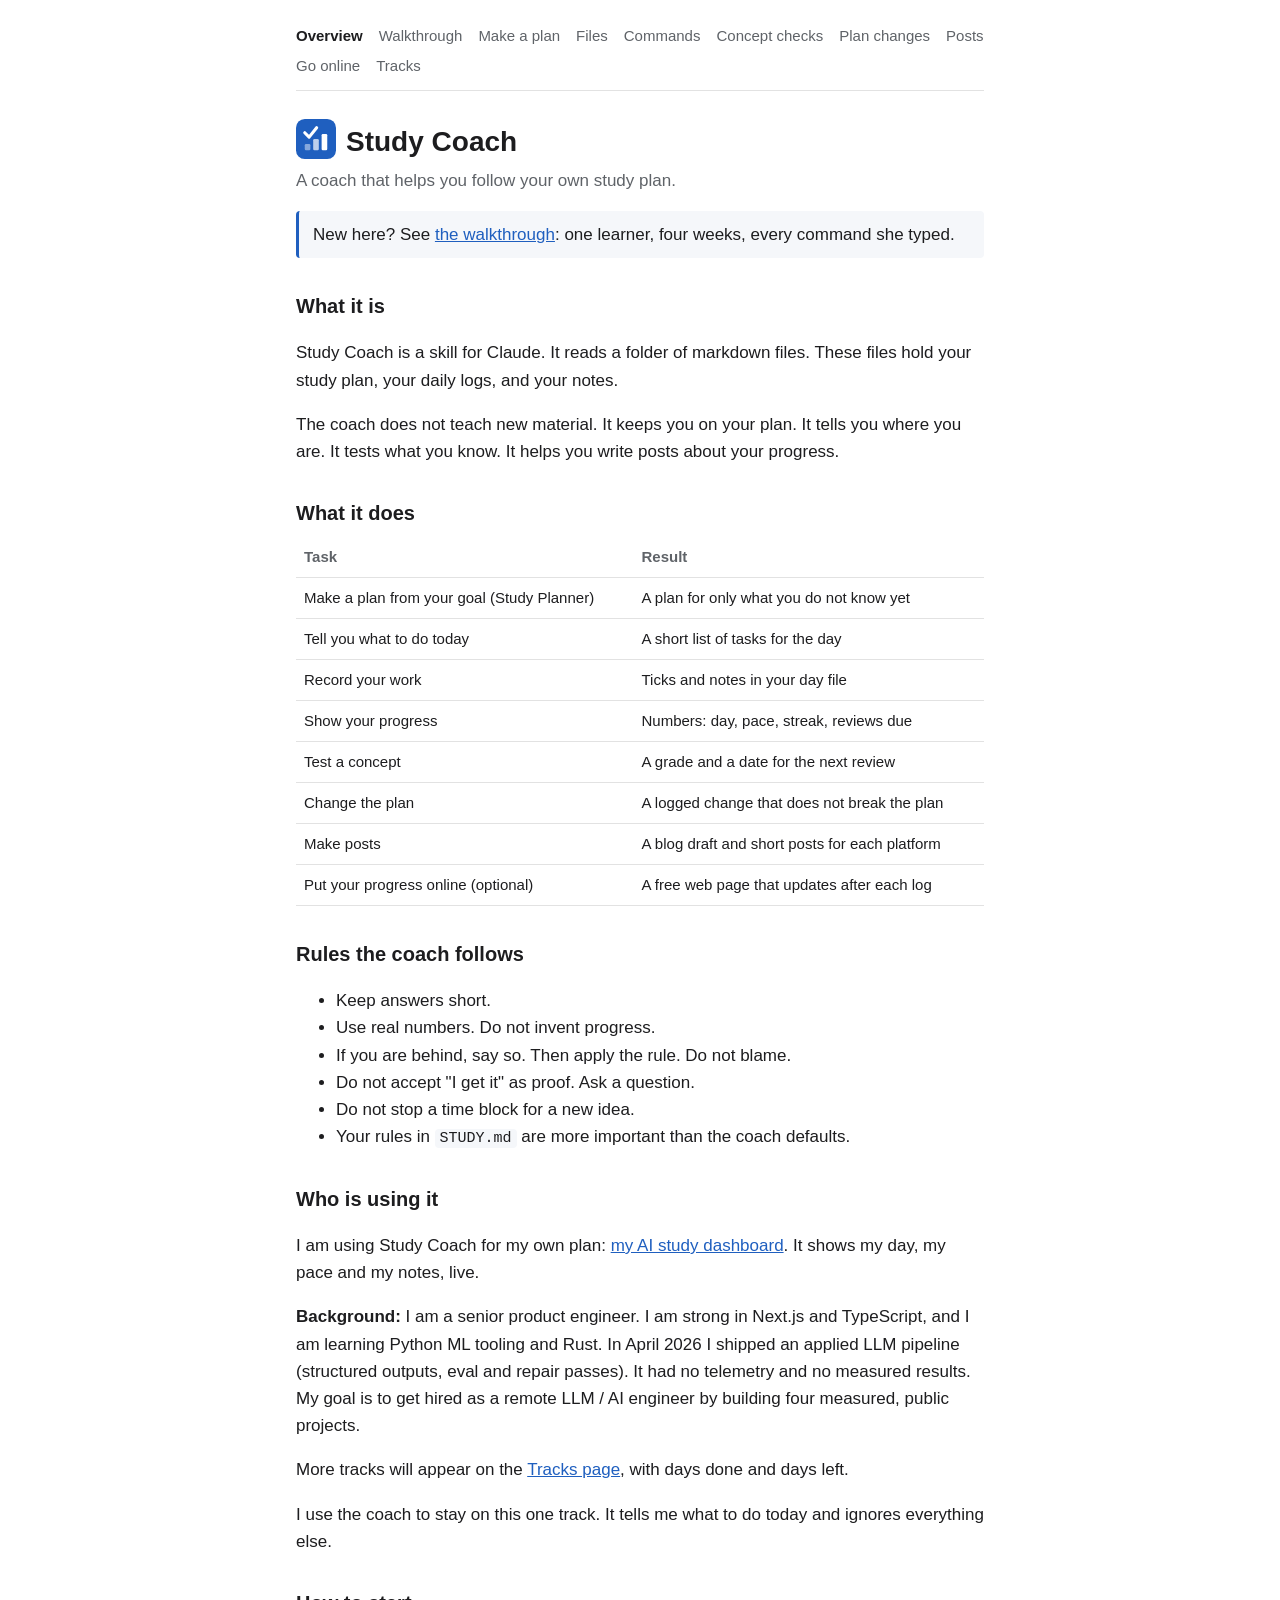
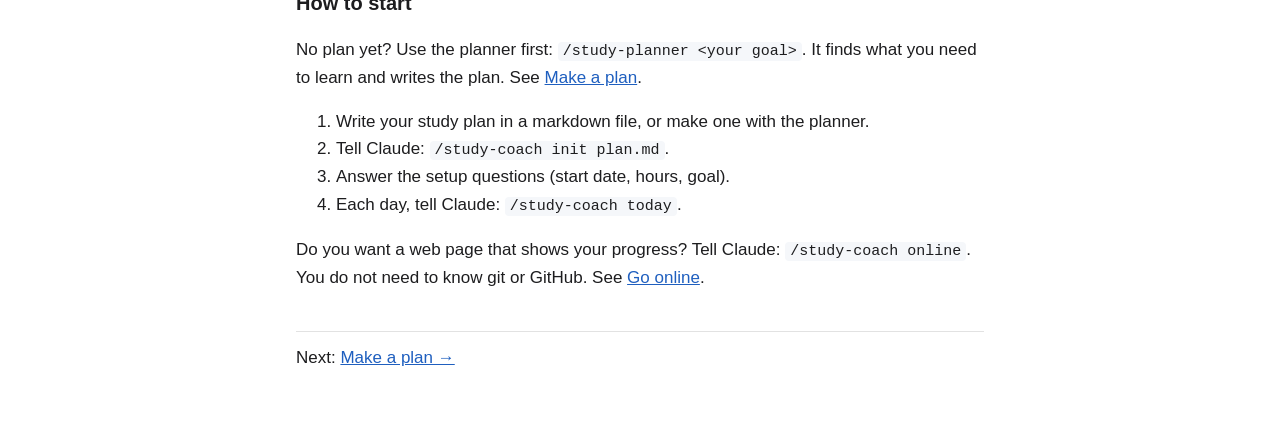
<file: docs/index.html>
<!doctype html>
<html lang="en">
<head>
<meta charset="utf-8">
<meta name="viewport" content="width=device-width, initial-scale=1">
<title>Study Coach Overview</title>
<link rel="icon" href="icon-32.png" type="image/png" sizes="32x32">
<link rel="icon" href="logo.svg" type="image/svg+xml">
<link rel="apple-touch-icon" href="apple-touch-icon.png">
<link rel="stylesheet" href="style.css">
</head>
<body>
<main>
<nav><a href="index.html" aria-current="page">Overview</a><a href="walkthrough.html">Walkthrough</a><a href="planner.html">Make a plan</a><a href="workspace.html">Files</a><a href="modes.html">Commands</a><a href="check.html">Concept checks</a><a href="adapt.html">Plan changes</a><a href="share.html">Posts</a><a href="online.html">Go online</a><a href="tracks.html">Tracks</a></nav>

<h1><img src="logo.svg" alt="" width="40" height="40" style="vertical-align:-8px;margin-right:10px">Study Coach</h1>
<p class="lead">A coach that helps you follow your own study plan.</p>
<p class="note">New here? See <a href="walkthrough.html">the walkthrough</a>: one learner, four weeks, every command she typed.</p>

<h2>What it is</h2>
<p>Study Coach is a skill for Claude. It reads a folder of markdown files. These files hold your study plan, your daily logs, and your notes.</p>
<p>The coach does not teach new material. It keeps you on your plan. It tells you where you are. It tests what you know. It helps you write posts about your progress.</p>

<h2>What it does</h2>
<table>
<tr><th>Task</th><th>Result</th></tr>
<tr><td>Make a plan from your goal (Study Planner)</td><td>A plan for only what you do not know yet</td></tr>
<tr><td>Tell you what to do today</td><td>A short list of tasks for the day</td></tr>
<tr><td>Record your work</td><td>Ticks and notes in your day file</td></tr>
<tr><td>Show your progress</td><td>Numbers: day, pace, streak, reviews due</td></tr>
<tr><td>Test a concept</td><td>A grade and a date for the next review</td></tr>
<tr><td>Change the plan</td><td>A logged change that does not break the plan</td></tr>
<tr><td>Make posts</td><td>A blog draft and short posts for each platform</td></tr>
<tr><td>Put your progress online (optional)</td><td>A free web page that updates after each log</td></tr>
</table>

<h2>Rules the coach follows</h2>
<ul>
<li>Keep answers short.</li>
<li>Use real numbers. Do not invent progress.</li>
<li>If you are behind, say so. Then apply the rule. Do not blame.</li>
<li>Do not accept "I get it" as proof. Ask a question.</li>
<li>Do not stop a time block for a new idea.</li>
<li>Your rules in <code>STUDY.md</code> are more important than the coach defaults.</li>
</ul>

<h2>Who is using it</h2>
<p>I am using Study Coach for my own plan: <a href="https://naval200.github.io/ai-study/">my AI study dashboard</a>. It shows my day, my pace and my notes, live.</p>
<p><strong>Background:</strong> I am a senior product engineer. I am strong in Next.js and TypeScript, and I am learning Python ML tooling and Rust. In April 2026 I shipped an applied LLM pipeline (structured outputs, eval and repair passes). It had no telemetry and no measured results. My goal is to get hired as a remote LLM / AI engineer by building four measured, public projects.</p>
<p>More tracks will appear on the <a href="tracks.html">Tracks page</a>, with days done and days left.</p>
<p>I use the coach to stay on this one track. It tells me what to do today and ignores everything else.</p>

<h2>How to start</h2>
<p>No plan yet? Use the planner first: <code>/study-planner &lt;your goal&gt;</code>. It finds what you need to learn and writes the plan. See <a href="planner.html">Make a plan</a>.</p>
<ol>
<li>Write your study plan in a markdown file, or make one with the planner.</li>
<li>Tell Claude: <code>/study-coach init plan.md</code>.</li>
<li>Answer the setup questions (start date, hours, goal).</li>
<li>Each day, tell Claude: <code>/study-coach today</code>.</li>
</ol>
<p>Do you want a web page that shows your progress? Tell Claude: <code>/study-coach online</code>. You do not need to know git or GitHub. See <a href="online.html">Go online</a>.</p>

<p class="next">Next: <a href="planner.html">Make a plan →</a></p>

</main>
</body>
</html>
</file>
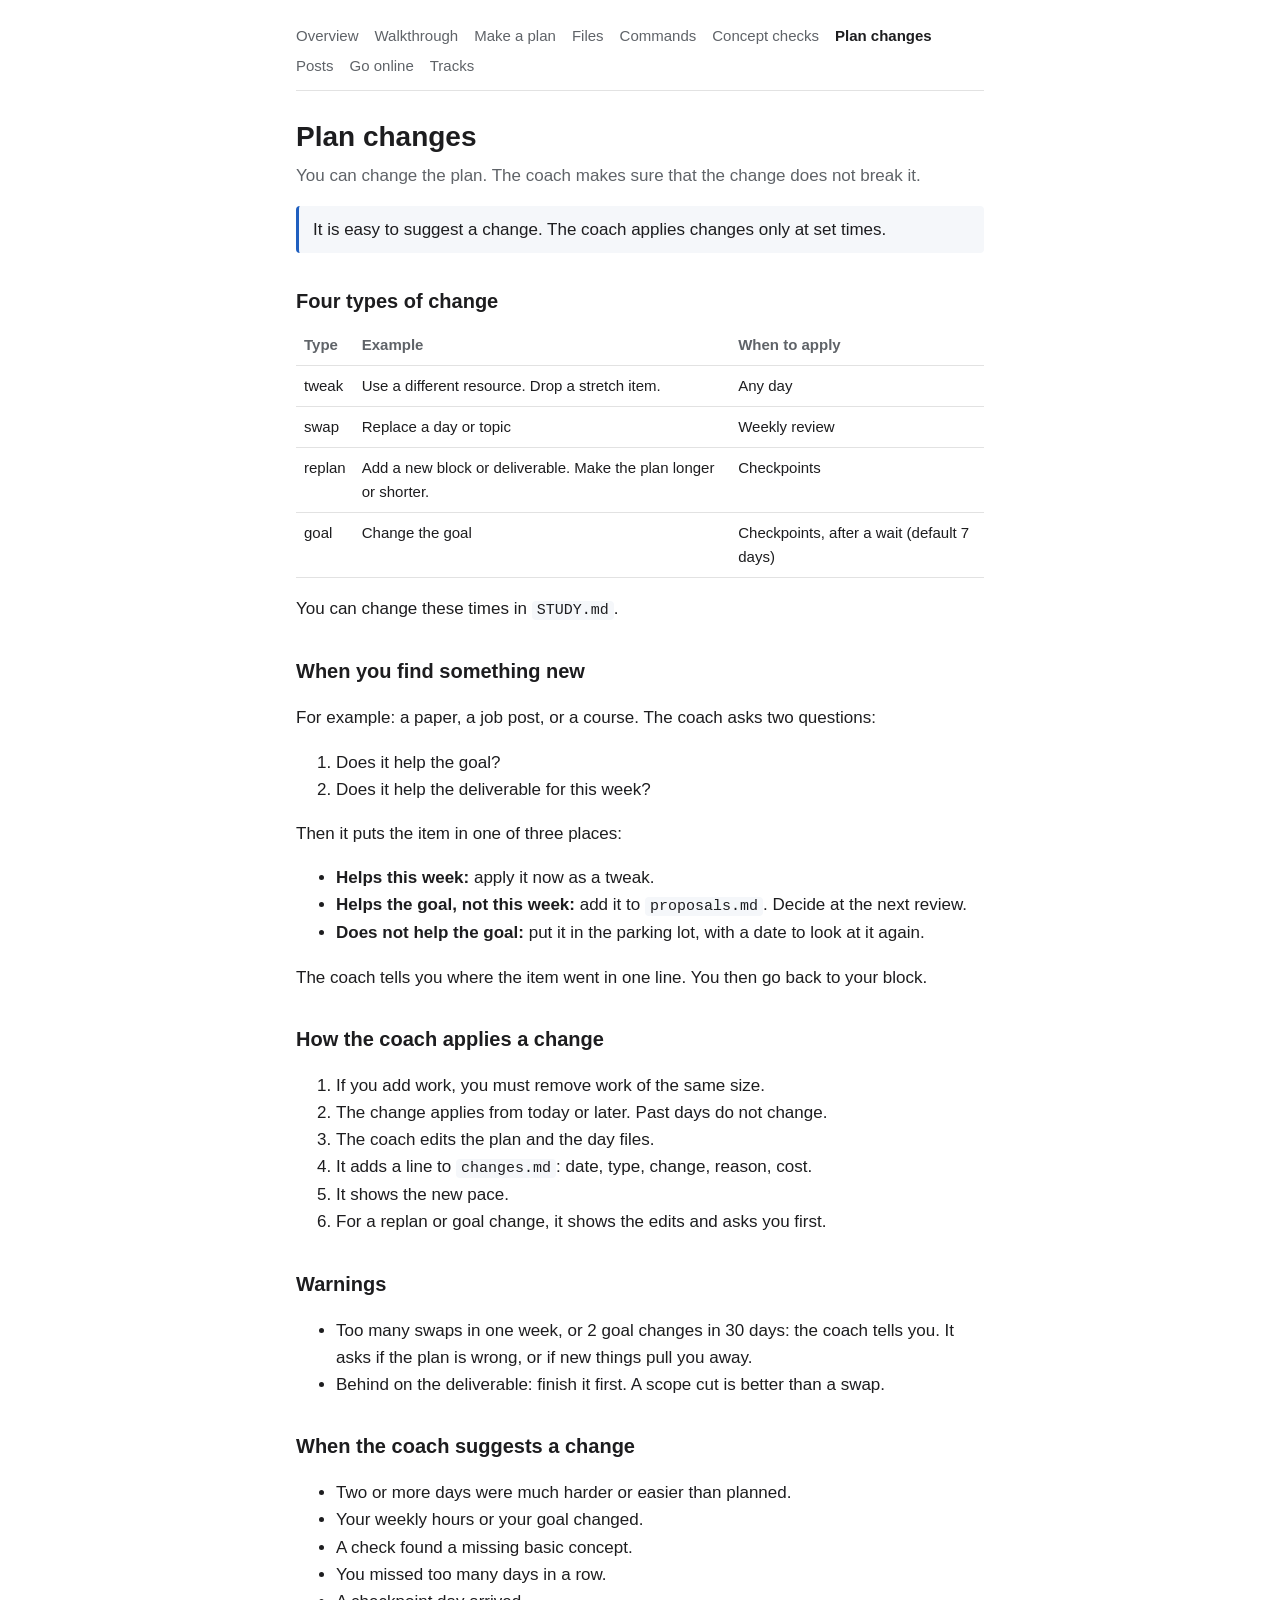
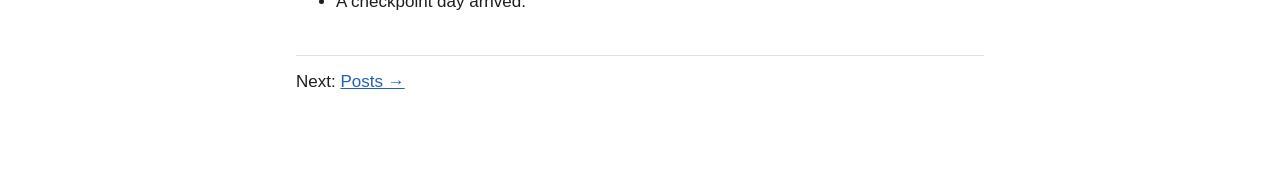
<file: docs/adapt.html>
<!doctype html>
<html lang="en">
<head>
<meta charset="utf-8">
<meta name="viewport" content="width=device-width, initial-scale=1">
<title>Study Coach Plan Changes</title>
<link rel="icon" href="icon-32.png" type="image/png" sizes="32x32">
<link rel="icon" href="logo.svg" type="image/svg+xml">
<link rel="apple-touch-icon" href="apple-touch-icon.png">
<link rel="stylesheet" href="style.css">
</head>
<body>
<main>
<nav><a href="index.html">Overview</a><a href="walkthrough.html">Walkthrough</a><a href="planner.html">Make a plan</a><a href="workspace.html">Files</a><a href="modes.html">Commands</a><a href="check.html">Concept checks</a><a href="adapt.html" aria-current="page">Plan changes</a><a href="share.html">Posts</a><a href="online.html">Go online</a><a href="tracks.html">Tracks</a></nav>

<h1>Plan changes</h1>
<p class="lead">You can change the plan. The coach makes sure that the change does not break it.</p>

<div class="note">It is easy to suggest a change. The coach applies changes only at set times.</div>

<h2>Four types of change</h2>
<table>
<tr><th>Type</th><th>Example</th><th>When to apply</th></tr>
<tr><td>tweak</td><td>Use a different resource. Drop a stretch item.</td><td>Any day</td></tr>
<tr><td>swap</td><td>Replace a day or topic</td><td>Weekly review</td></tr>
<tr><td>replan</td><td>Add a new block or deliverable. Make the plan longer or shorter.</td><td>Checkpoints</td></tr>
<tr><td>goal</td><td>Change the goal</td><td>Checkpoints, after a wait (default 7 days)</td></tr>
</table>
<p>You can change these times in <code>STUDY.md</code>.</p>

<h2>When you find something new</h2>
<p>For example: a paper, a job post, or a course. The coach asks two questions:</p>
<ol>
<li>Does it help the goal?</li>
<li>Does it help the deliverable for this week?</li>
</ol>
<p>Then it puts the item in one of three places:</p>
<ul>
<li><b>Helps this week:</b> apply it now as a tweak.</li>
<li><b>Helps the goal, not this week:</b> add it to <code>proposals.md</code>. Decide at the next review.</li>
<li><b>Does not help the goal:</b> put it in the parking lot, with a date to look at it again.</li>
</ul>
<p>The coach tells you where the item went in one line. You then go back to your block.</p>

<h2>How the coach applies a change</h2>
<ol>
<li>If you add work, you must remove work of the same size.</li>
<li>The change applies from today or later. Past days do not change.</li>
<li>The coach edits the plan and the day files.</li>
<li>It adds a line to <code>changes.md</code>: date, type, change, reason, cost.</li>
<li>It shows the new pace.</li>
<li>For a replan or goal change, it shows the edits and asks you first.</li>
</ol>

<h2>Warnings</h2>
<ul>
<li>Too many swaps in one week, or 2 goal changes in 30 days: the coach tells you. It asks if the plan is wrong, or if new things pull you away.</li>
<li>Behind on the deliverable: finish it first. A scope cut is better than a swap.</li>
</ul>

<h2>When the coach suggests a change</h2>
<ul>
<li>Two or more days were much harder or easier than planned.</li>
<li>Your weekly hours or your goal changed.</li>
<li>A check found a missing basic concept.</li>
<li>You missed too many days in a row.</li>
<li>A checkpoint day arrived.</li>
</ul>

<p class="next">Next: <a href="share.html">Posts →</a></p>

</main>
</body>
</html>
</file>
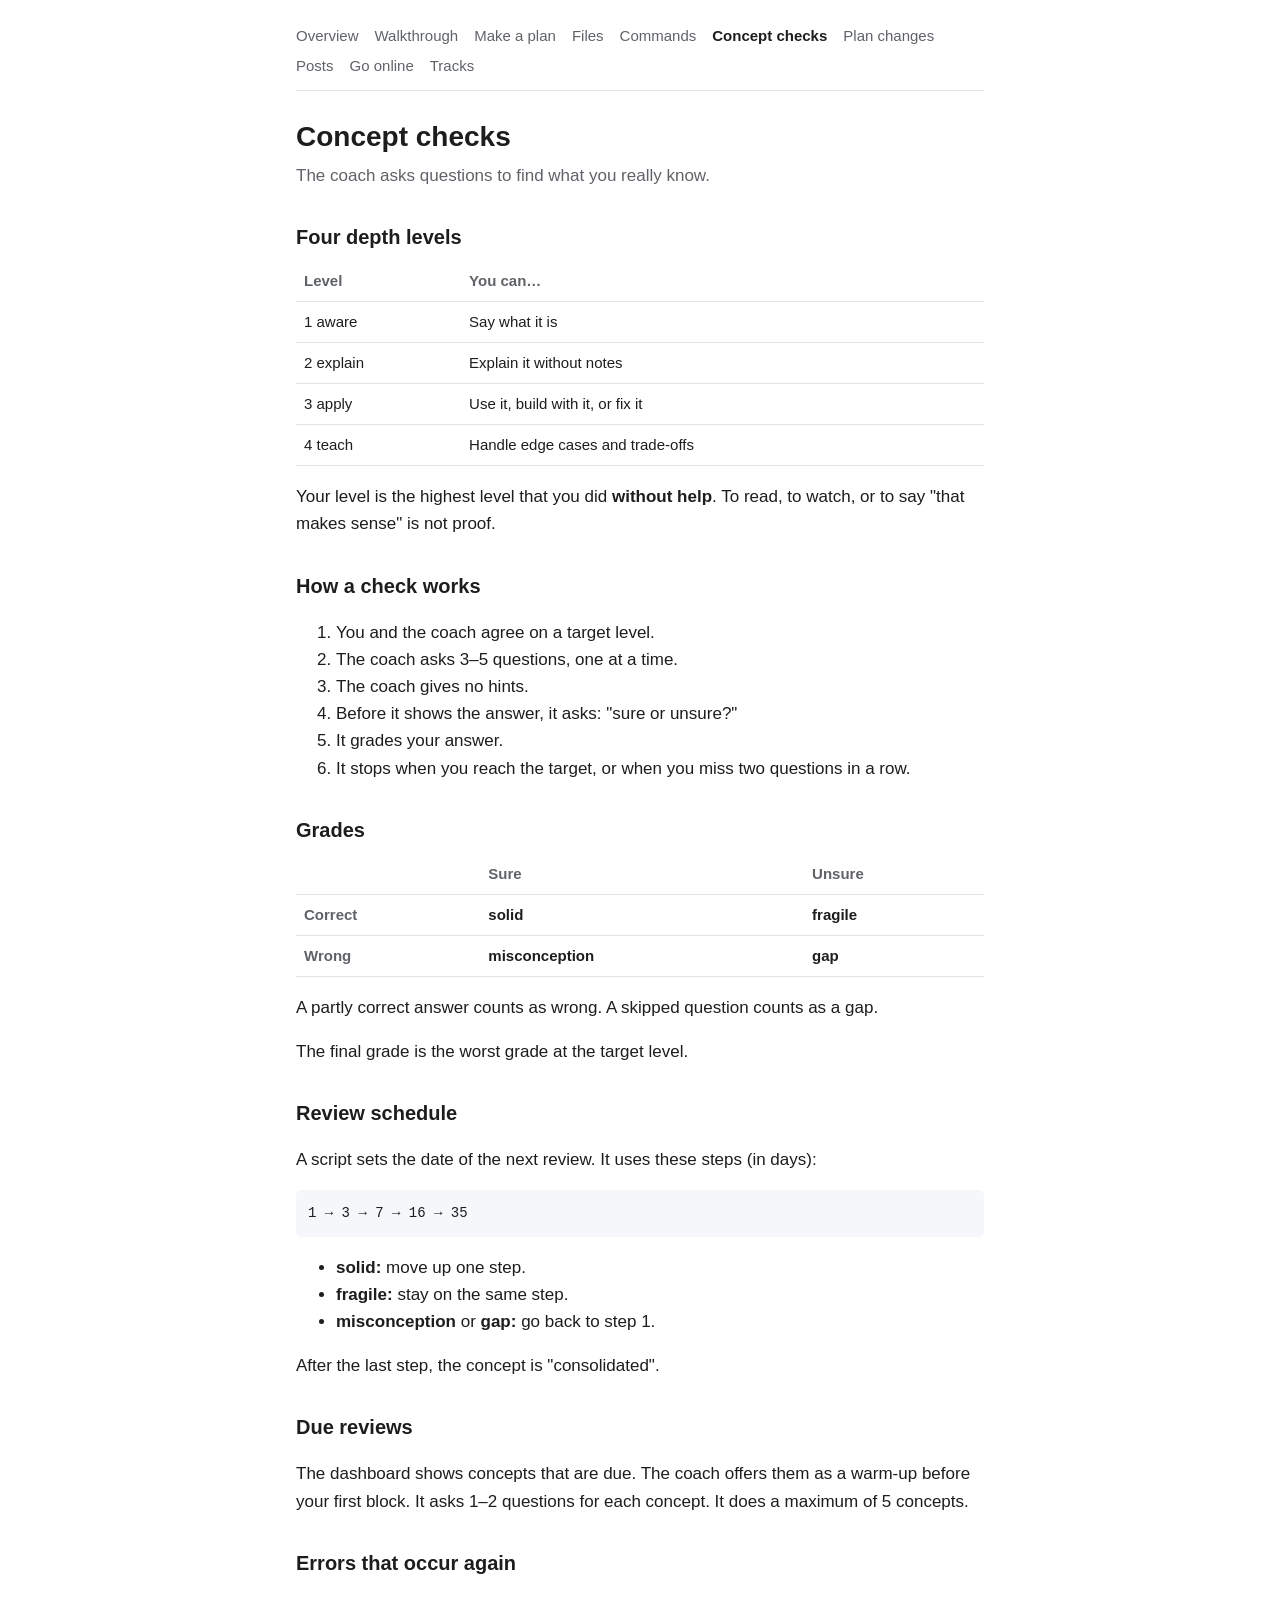
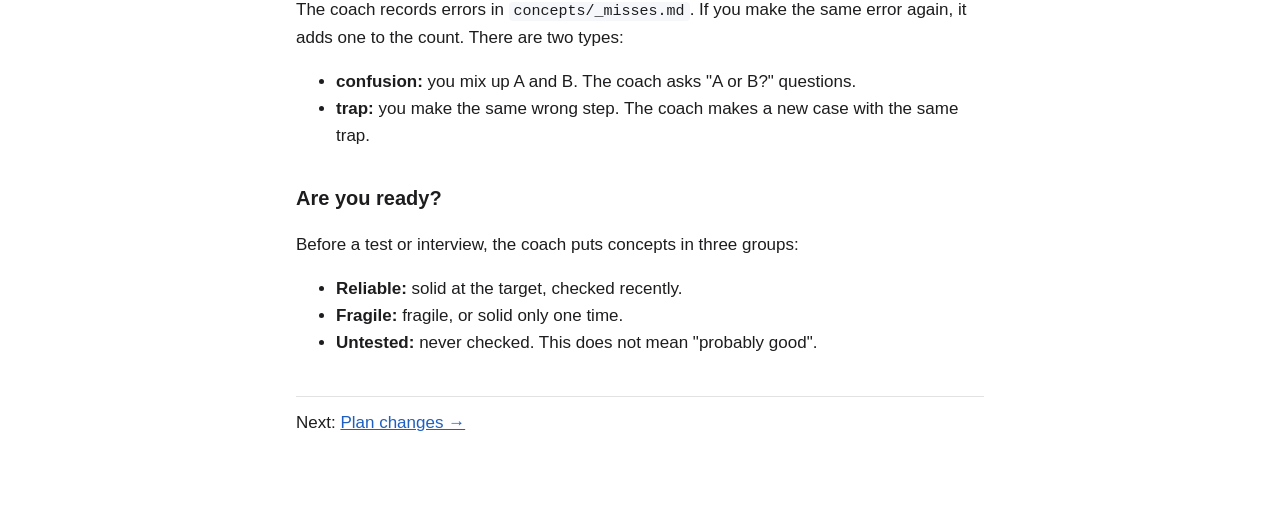
<file: docs/check.html>
<!doctype html>
<html lang="en">
<head>
<meta charset="utf-8">
<meta name="viewport" content="width=device-width, initial-scale=1">
<title>Study Coach Concept Checks</title>
<link rel="icon" href="icon-32.png" type="image/png" sizes="32x32">
<link rel="icon" href="logo.svg" type="image/svg+xml">
<link rel="apple-touch-icon" href="apple-touch-icon.png">
<link rel="stylesheet" href="style.css">
</head>
<body>
<main>
<nav><a href="index.html">Overview</a><a href="walkthrough.html">Walkthrough</a><a href="planner.html">Make a plan</a><a href="workspace.html">Files</a><a href="modes.html">Commands</a><a href="check.html" aria-current="page">Concept checks</a><a href="adapt.html">Plan changes</a><a href="share.html">Posts</a><a href="online.html">Go online</a><a href="tracks.html">Tracks</a></nav>

<h1>Concept checks</h1>
<p class="lead">The coach asks questions to find what you really know.</p>

<h2>Four depth levels</h2>
<table>
<tr><th>Level</th><th>You can…</th></tr>
<tr><td>1 aware</td><td>Say what it is</td></tr>
<tr><td>2 explain</td><td>Explain it without notes</td></tr>
<tr><td>3 apply</td><td>Use it, build with it, or fix it</td></tr>
<tr><td>4 teach</td><td>Handle edge cases and trade-offs</td></tr>
</table>
<p>Your level is the highest level that you did <b>without help</b>. To read, to watch, or to say "that makes sense" is not proof.</p>

<h2>How a check works</h2>
<ol>
<li>You and the coach agree on a target level.</li>
<li>The coach asks 3–5 questions, one at a time.</li>
<li>The coach gives no hints.</li>
<li>Before it shows the answer, it asks: "sure or unsure?"</li>
<li>It grades your answer.</li>
<li>It stops when you reach the target, or when you miss two questions in a row.</li>
</ol>

<h2>Grades</h2>
<table>
<tr><th></th><th>Sure</th><th>Unsure</th></tr>
<tr><th>Correct</th><td><b>solid</b></td><td><b>fragile</b></td></tr>
<tr><th>Wrong</th><td><b>misconception</b></td><td><b>gap</b></td></tr>
</table>
<p>A partly correct answer counts as wrong. A skipped question counts as a gap.</p>
<p>The final grade is the worst grade at the target level.</p>

<h2>Review schedule</h2>
<p>A script sets the date of the next review. It uses these steps (in days):</p>
<pre>1 → 3 → 7 → 16 → 35</pre>
<ul>
<li><b>solid:</b> move up one step.</li>
<li><b>fragile:</b> stay on the same step.</li>
<li><b>misconception</b> or <b>gap:</b> go back to step 1.</li>
</ul>
<p>After the last step, the concept is "consolidated".</p>

<h2>Due reviews</h2>
<p>The dashboard shows concepts that are due. The coach offers them as a warm-up before your first block. It asks 1–2 questions for each concept. It does a maximum of 5 concepts.</p>

<h2>Errors that occur again</h2>
<p>The coach records errors in <code>concepts/_misses.md</code>. If you make the same error again, it adds one to the count. There are two types:</p>
<ul>
<li><b>confusion:</b> you mix up A and B. The coach asks "A or B?" questions.</li>
<li><b>trap:</b> you make the same wrong step. The coach makes a new case with the same trap.</li>
</ul>

<h2>Are you ready?</h2>
<p>Before a test or interview, the coach puts concepts in three groups:</p>
<ul>
<li><b>Reliable:</b> solid at the target, checked recently.</li>
<li><b>Fragile:</b> fragile, or solid only one time.</li>
<li><b>Untested:</b> never checked. This does not mean "probably good".</li>
</ul>

<p class="next">Next: <a href="adapt.html">Plan changes →</a></p>

</main>
</body>
</html>
</file>
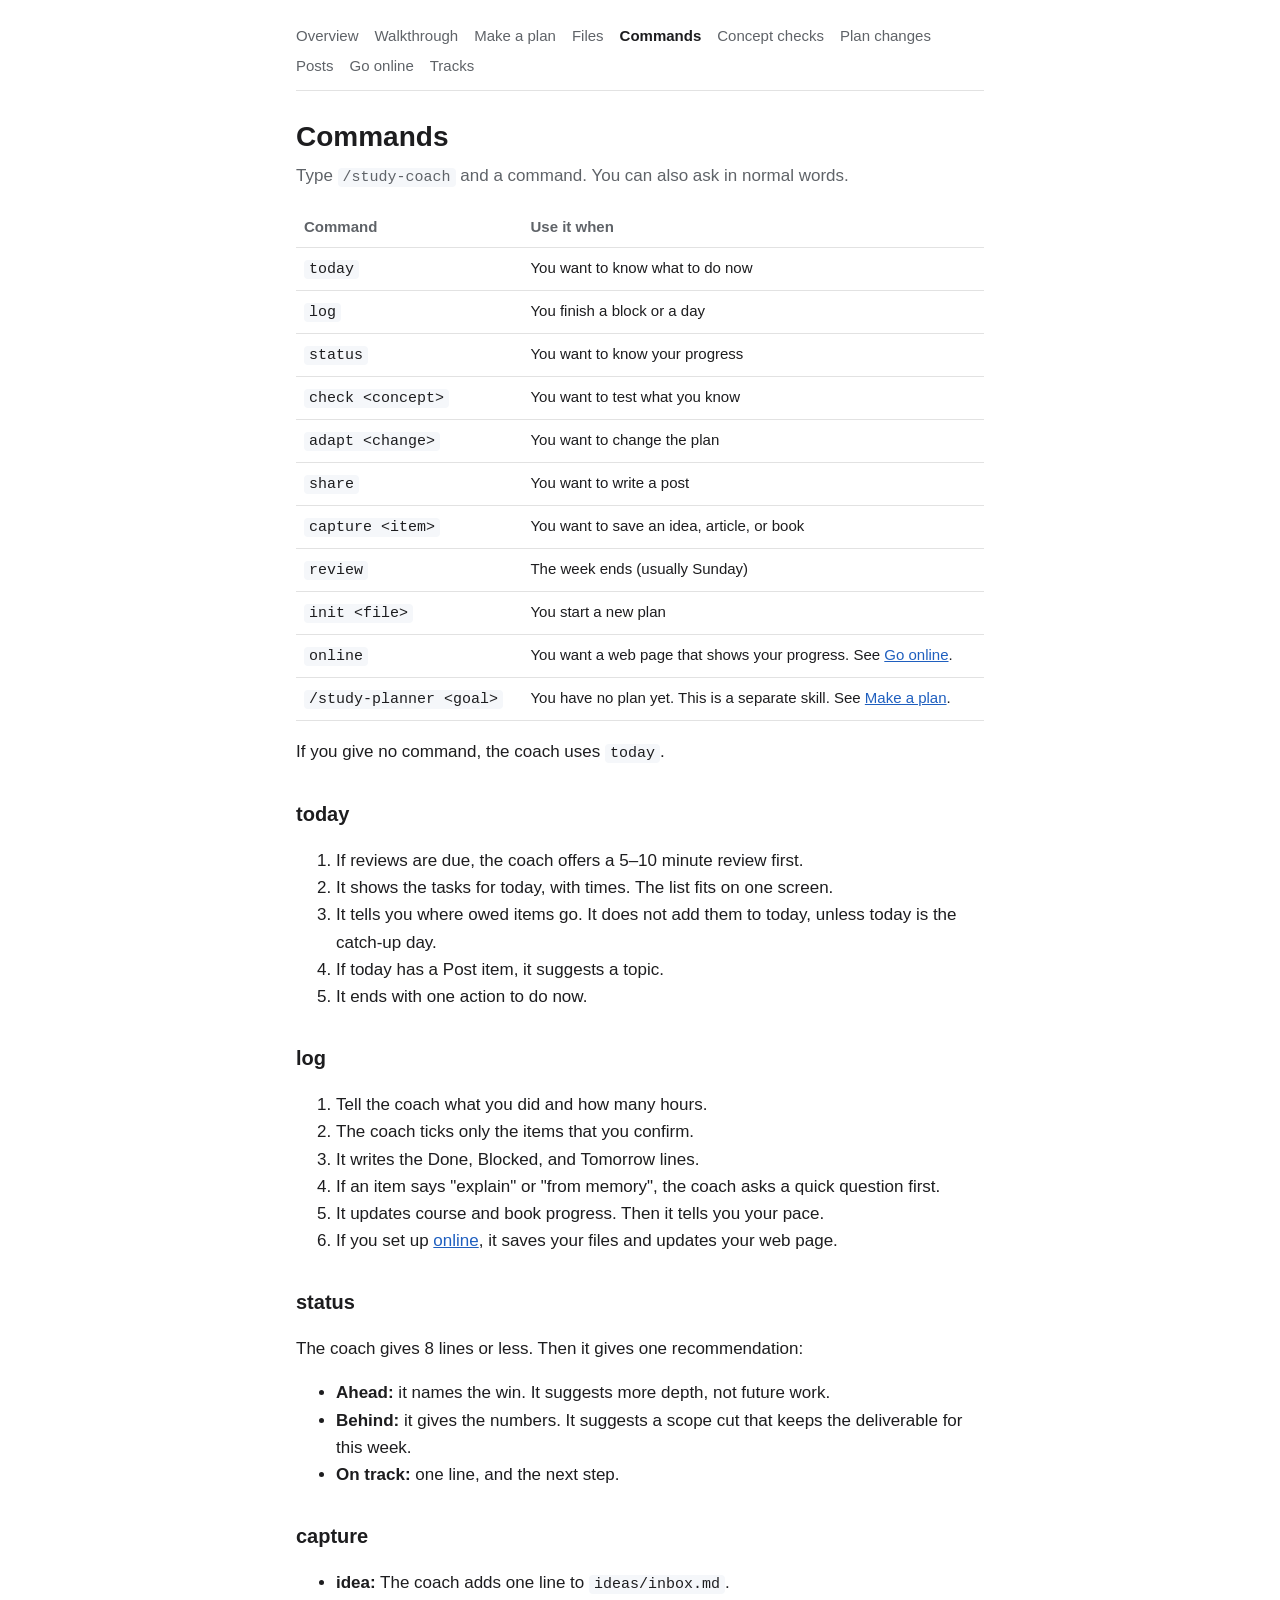
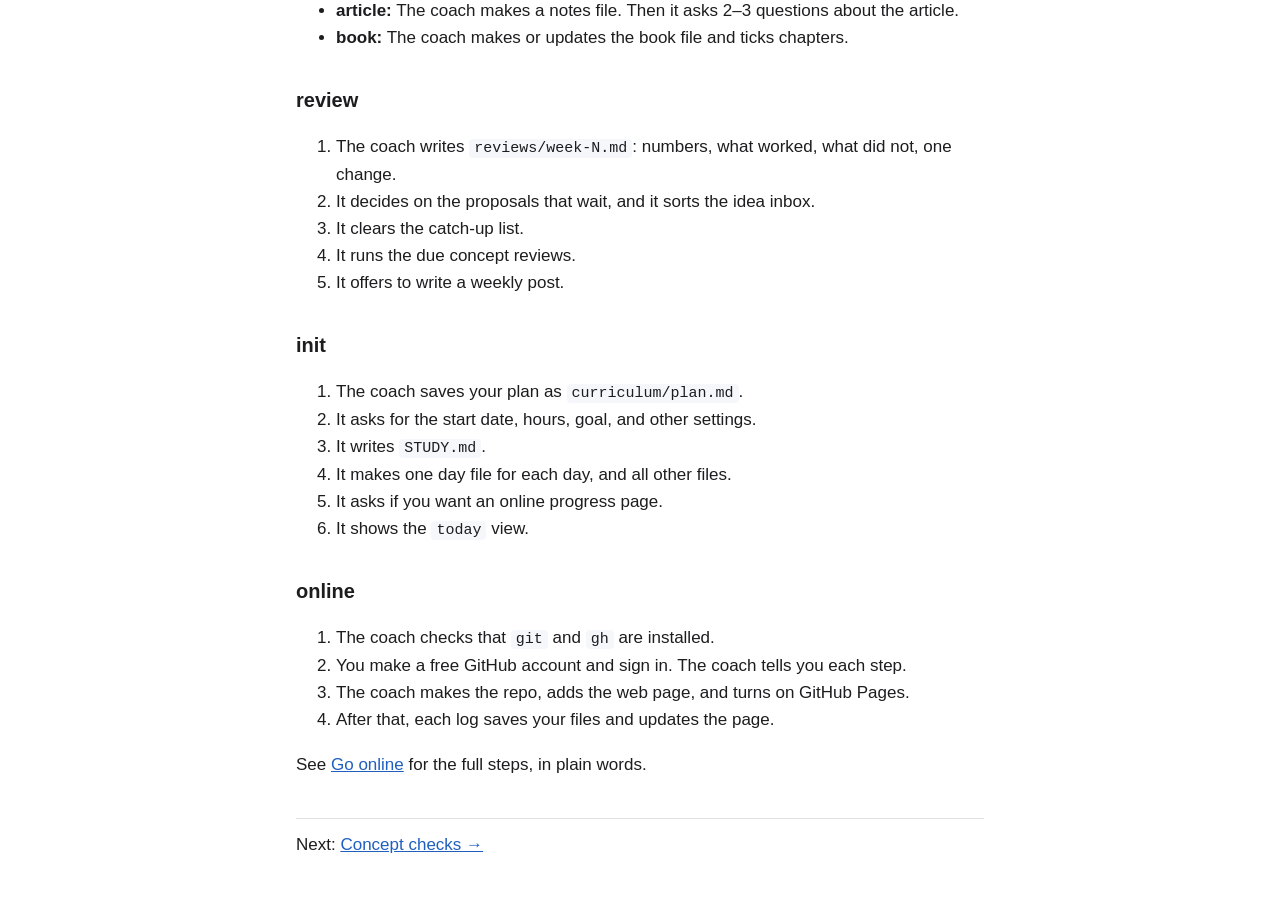
<file: docs/modes.html>
<!doctype html>
<html lang="en">
<head>
<meta charset="utf-8">
<meta name="viewport" content="width=device-width, initial-scale=1">
<title>Study Coach Commands</title>
<link rel="icon" href="icon-32.png" type="image/png" sizes="32x32">
<link rel="icon" href="logo.svg" type="image/svg+xml">
<link rel="apple-touch-icon" href="apple-touch-icon.png">
<link rel="stylesheet" href="style.css">
</head>
<body>
<main>
<nav><a href="index.html">Overview</a><a href="walkthrough.html">Walkthrough</a><a href="planner.html">Make a plan</a><a href="workspace.html">Files</a><a href="modes.html" aria-current="page">Commands</a><a href="check.html">Concept checks</a><a href="adapt.html">Plan changes</a><a href="share.html">Posts</a><a href="online.html">Go online</a><a href="tracks.html">Tracks</a></nav>

<h1>Commands</h1>
<p class="lead">Type <code>/study-coach</code> and a command. You can also ask in normal words.</p>

<table>
<tr><th>Command</th><th>Use it when</th></tr>
<tr><td><code>today</code></td><td>You want to know what to do now</td></tr>
<tr><td><code>log</code></td><td>You finish a block or a day</td></tr>
<tr><td><code>status</code></td><td>You want to know your progress</td></tr>
<tr><td><code>check &lt;concept&gt;</code></td><td>You want to test what you know</td></tr>
<tr><td><code>adapt &lt;change&gt;</code></td><td>You want to change the plan</td></tr>
<tr><td><code>share</code></td><td>You want to write a post</td></tr>
<tr><td><code>capture &lt;item&gt;</code></td><td>You want to save an idea, article, or book</td></tr>
<tr><td><code>review</code></td><td>The week ends (usually Sunday)</td></tr>
<tr><td><code>init &lt;file&gt;</code></td><td>You start a new plan</td></tr>
<tr><td><code>online</code></td><td>You want a web page that shows your progress. See <a href="online.html">Go online</a>.</td></tr>
<tr><td><code>/study-planner &lt;goal&gt;</code></td><td>You have no plan yet. This is a separate skill. See <a href="planner.html">Make a plan</a>.</td></tr>
</table>
<p>If you give no command, the coach uses <code>today</code>.</p>

<h2>today</h2>
<ol>
<li>If reviews are due, the coach offers a 5–10 minute review first.</li>
<li>It shows the tasks for today, with times. The list fits on one screen.</li>
<li>It tells you where owed items go. It does not add them to today, unless today is the catch-up day.</li>
<li>If today has a Post item, it suggests a topic.</li>
<li>It ends with one action to do now.</li>
</ol>

<h2>log</h2>
<ol>
<li>Tell the coach what you did and how many hours.</li>
<li>The coach ticks only the items that you confirm.</li>
<li>It writes the Done, Blocked, and Tomorrow lines.</li>
<li>If an item says "explain" or "from memory", the coach asks a quick question first.</li>
<li>It updates course and book progress. Then it tells you your pace.</li>
<li>If you set up <a href="online.html">online</a>, it saves your files and updates your web page.</li>
</ol>

<h2>status</h2>
<p>The coach gives 8 lines or less. Then it gives one recommendation:</p>
<ul>
<li><b>Ahead:</b> it names the win. It suggests more depth, not future work.</li>
<li><b>Behind:</b> it gives the numbers. It suggests a scope cut that keeps the deliverable for this week.</li>
<li><b>On track:</b> one line, and the next step.</li>
</ul>

<h2>capture</h2>
<ul>
<li><b>idea:</b> The coach adds one line to <code>ideas/inbox.md</code>.</li>
<li><b>article:</b> The coach makes a notes file. Then it asks 2–3 questions about the article.</li>
<li><b>book:</b> The coach makes or updates the book file and ticks chapters.</li>
</ul>

<h2>review</h2>
<ol>
<li>The coach writes <code>reviews/week-N.md</code>: numbers, what worked, what did not, one change.</li>
<li>It decides on the proposals that wait, and it sorts the idea inbox.</li>
<li>It clears the catch-up list.</li>
<li>It runs the due concept reviews.</li>
<li>It offers to write a weekly post.</li>
</ol>

<h2>init</h2>
<ol>
<li>The coach saves your plan as <code>curriculum/plan.md</code>.</li>
<li>It asks for the start date, hours, goal, and other settings.</li>
<li>It writes <code>STUDY.md</code>.</li>
<li>It makes one day file for each day, and all other files.</li>
<li>It asks if you want an online progress page.</li>
<li>It shows the <code>today</code> view.</li>
</ol>

<h2>online</h2>
<ol>
<li>The coach checks that <code>git</code> and <code>gh</code> are installed.</li>
<li>You make a free GitHub account and sign in. The coach tells you each step.</li>
<li>The coach makes the repo, adds the web page, and turns on GitHub Pages.</li>
<li>After that, each log saves your files and updates the page.</li>
</ol>
<p>See <a href="online.html">Go online</a> for the full steps, in plain words.</p>

<p class="next">Next: <a href="check.html">Concept checks →</a></p>

</main>
</body>
</html>
</file>
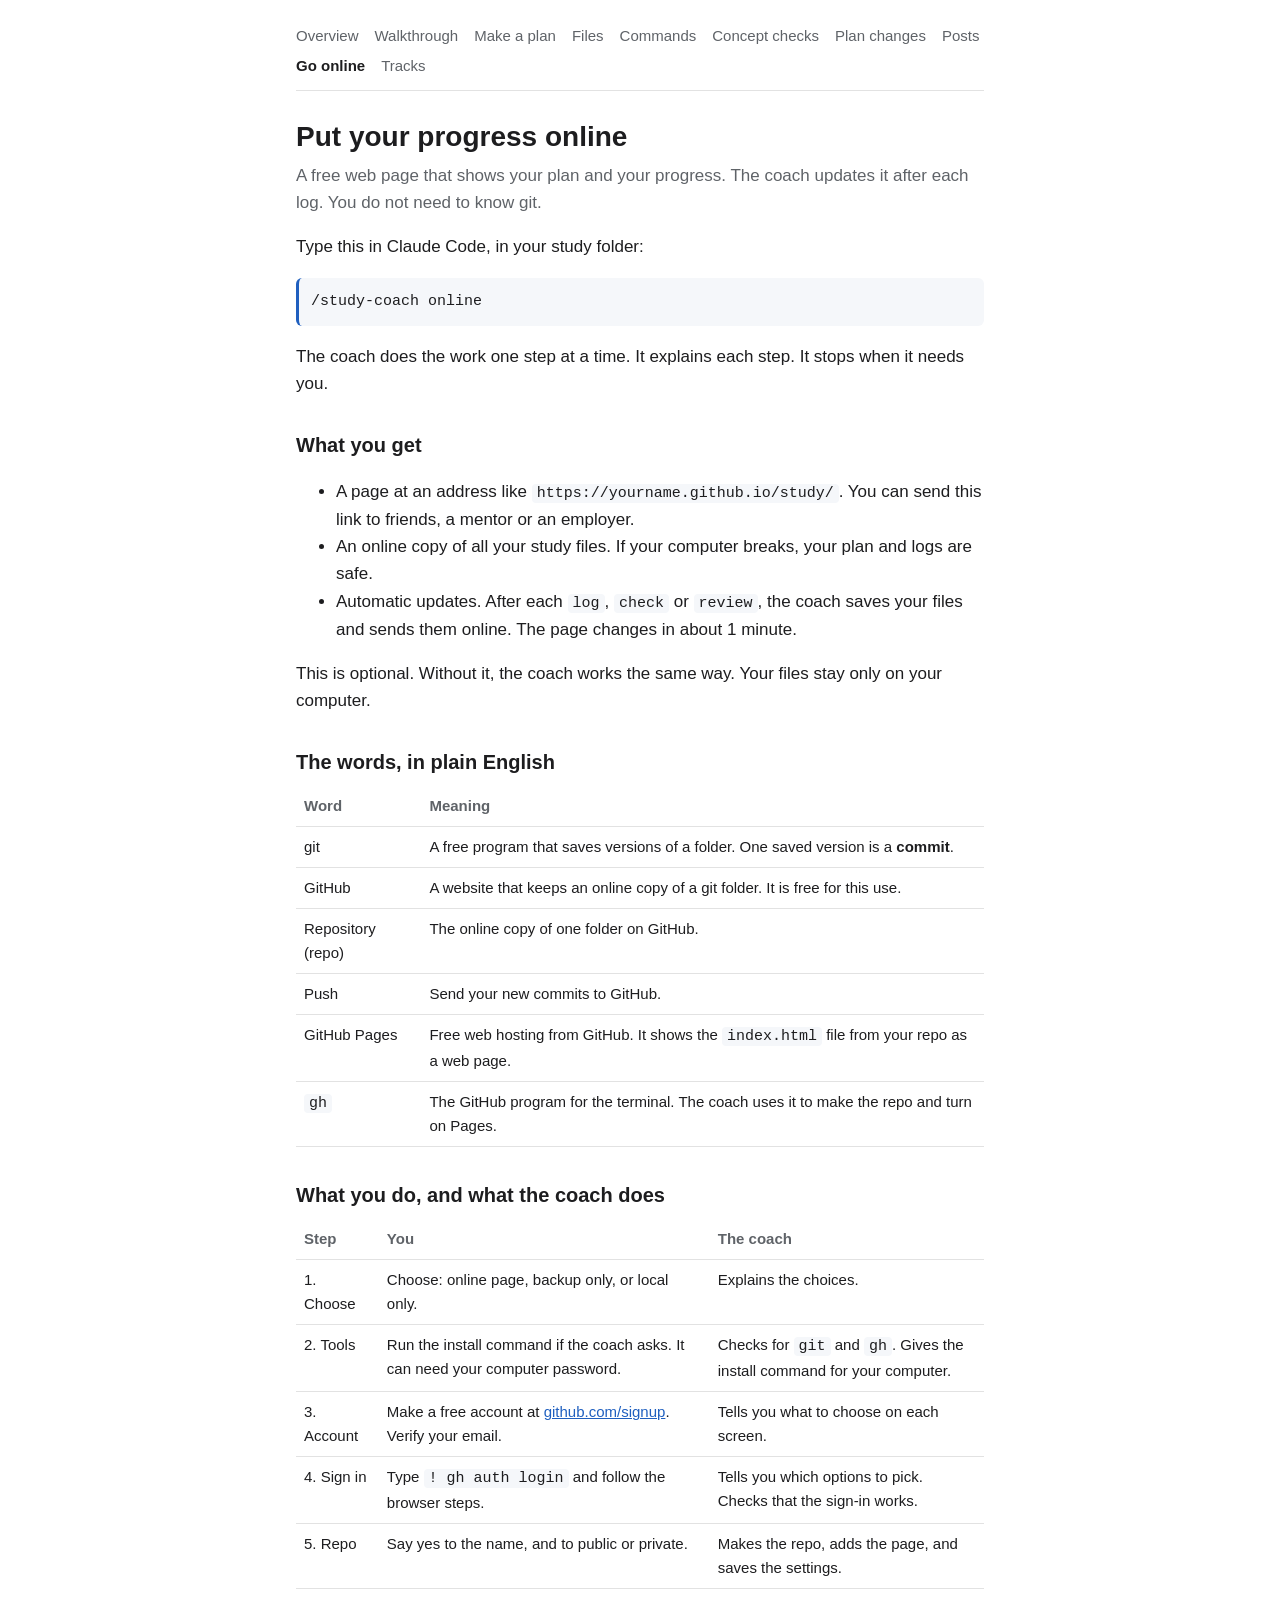
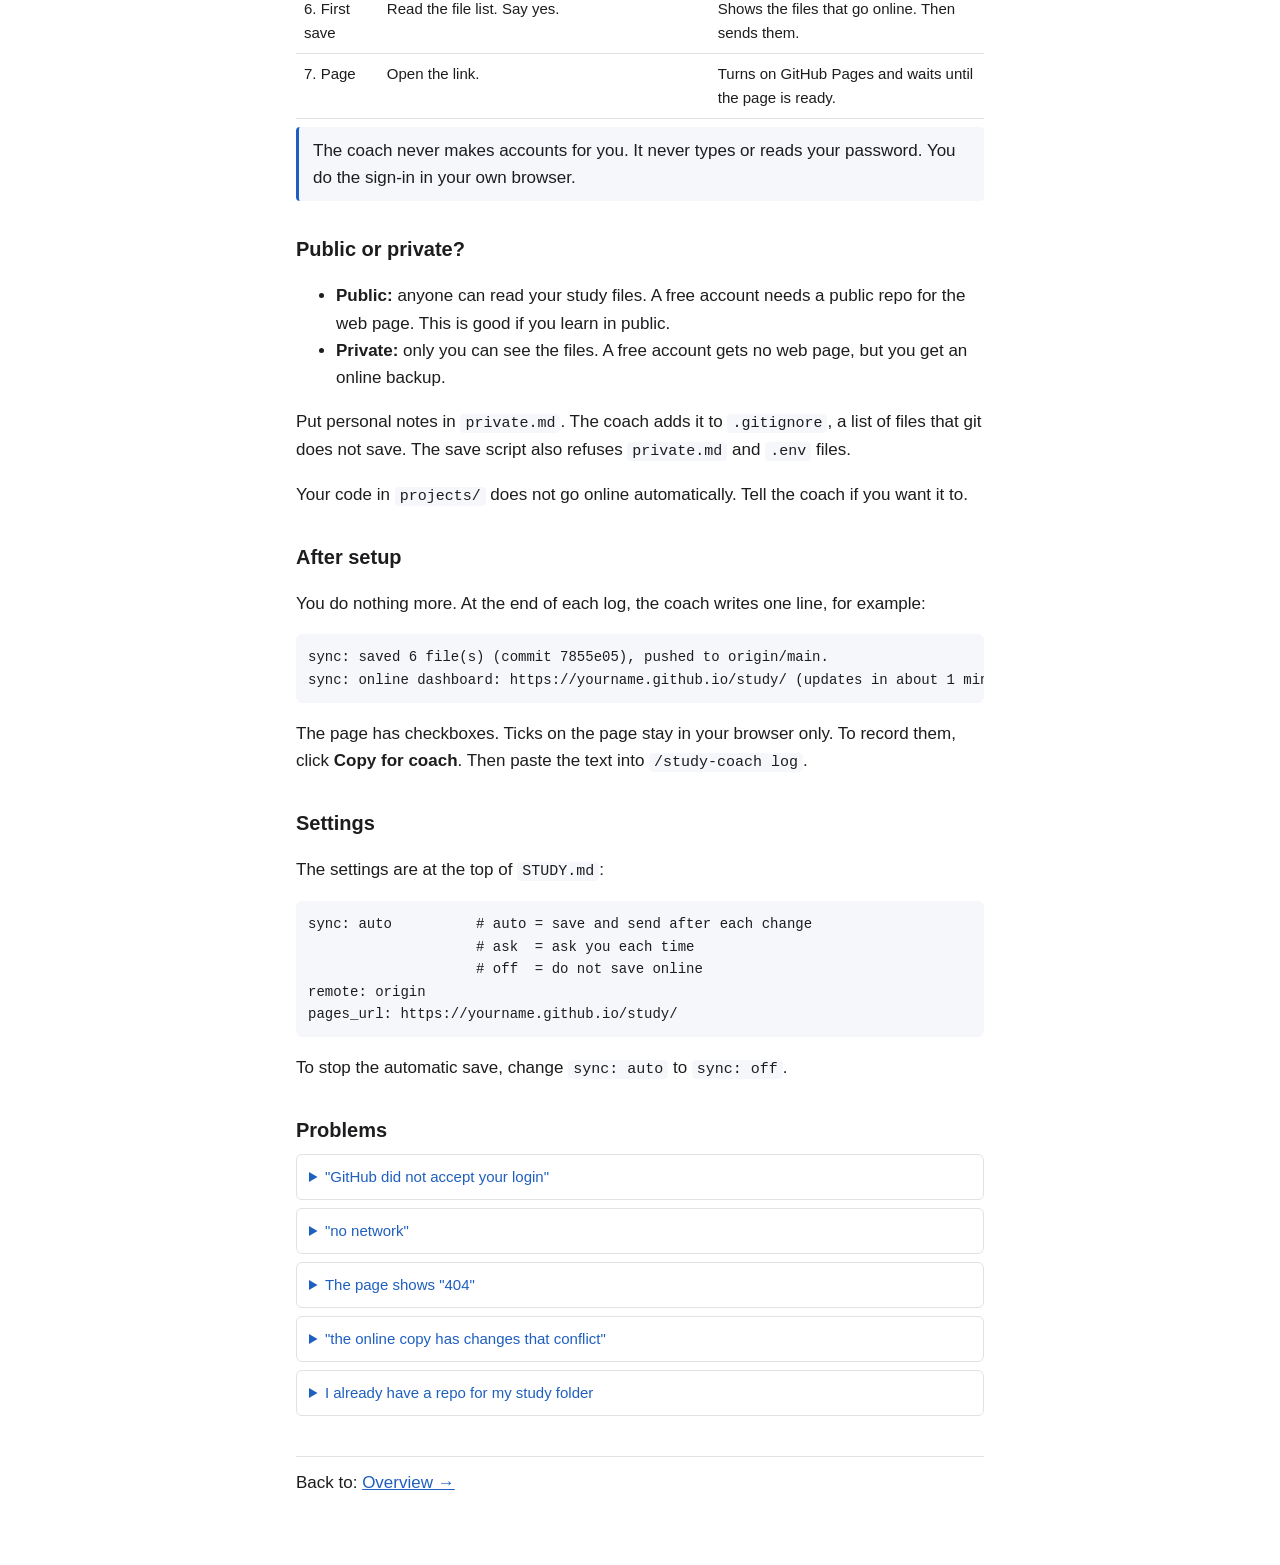
<file: docs/online.html>
<!doctype html>
<html lang="en">
<head>
<meta charset="utf-8">
<meta name="viewport" content="width=device-width, initial-scale=1">
<title>Study Coach Online</title>
<meta name="description" content="Put your study progress on a free web page that updates on its own. No git knowledge needed.">
<link rel="icon" href="icon-32.png" type="image/png" sizes="32x32">
<link rel="icon" href="logo.svg" type="image/svg+xml">
<link rel="apple-touch-icon" href="apple-touch-icon.png">
<link rel="stylesheet" href="style.css">
</head>
<body>
<main>
<nav><a href="index.html">Overview</a><a href="walkthrough.html">Walkthrough</a><a href="planner.html">Make a plan</a><a href="workspace.html">Files</a><a href="modes.html">Commands</a><a href="check.html">Concept checks</a><a href="adapt.html">Plan changes</a><a href="share.html">Posts</a><a href="online.html" aria-current="page">Go online</a><a href="tracks.html">Tracks</a></nav>

<h1>Put your progress online</h1>
<p class="lead">A free web page that shows your plan and your progress. The coach updates it after each log. You do not need to know git.</p>

<p>Type this in Claude Code, in your study folder:</p>
<pre class="cmd">/study-coach online</pre>
<p>The coach does the work one step at a time. It explains each step. It stops when it needs you.</p>

<h2>What you get</h2>
<ul>
<li>A page at an address like <code>https://yourname.github.io/study/</code>. You can send this link to friends, a mentor or an employer.</li>
<li>An online copy of all your study files. If your computer breaks, your plan and logs are safe.</li>
<li>Automatic updates. After each <code>log</code>, <code>check</code> or <code>review</code>, the coach saves your files and sends them online. The page changes in about 1 minute.</li>
</ul>
<p>This is optional. Without it, the coach works the same way. Your files stay only on your computer.</p>

<h2>The words, in plain English</h2>
<table>
<tr><th>Word</th><th>Meaning</th></tr>
<tr><td>git</td><td>A free program that saves versions of a folder. One saved version is a <b>commit</b>.</td></tr>
<tr><td>GitHub</td><td>A website that keeps an online copy of a git folder. It is free for this use.</td></tr>
<tr><td>Repository (repo)</td><td>The online copy of one folder on GitHub.</td></tr>
<tr><td>Push</td><td>Send your new commits to GitHub.</td></tr>
<tr><td>GitHub Pages</td><td>Free web hosting from GitHub. It shows the <code>index.html</code> file from your repo as a web page.</td></tr>
<tr><td><code>gh</code></td><td>The GitHub program for the terminal. The coach uses it to make the repo and turn on Pages.</td></tr>
</table>

<h2>What you do, and what the coach does</h2>
<table>
<tr><th>Step</th><th>You</th><th>The coach</th></tr>
<tr><td>1. Choose</td><td>Choose: online page, backup only, or local only.</td><td>Explains the choices.</td></tr>
<tr><td>2. Tools</td><td>Run the install command if the coach asks. It can need your computer password.</td><td>Checks for <code>git</code> and <code>gh</code>. Gives the install command for your computer.</td></tr>
<tr><td>3. Account</td><td>Make a free account at <a href="https://github.com/signup">github.com/signup</a>. Verify your email.</td><td>Tells you what to choose on each screen.</td></tr>
<tr><td>4. Sign in</td><td>Type <code>! gh auth login</code> and follow the browser steps.</td><td>Tells you which options to pick. Checks that the sign-in works.</td></tr>
<tr><td>5. Repo</td><td>Say yes to the name, and to public or private.</td><td>Makes the repo, adds the page, and saves the settings.</td></tr>
<tr><td>6. First save</td><td>Read the file list. Say yes.</td><td>Shows the files that go online. Then sends them.</td></tr>
<tr><td>7. Page</td><td>Open the link.</td><td>Turns on GitHub Pages and waits until the page is ready.</td></tr>
</table>
<div class="note">The coach never makes accounts for you. It never types or reads your password. You do the sign-in in your own browser.</div>

<h2>Public or private?</h2>
<ul>
<li><b>Public:</b> anyone can read your study files. A free account needs a public repo for the web page. This is good if you learn in public.</li>
<li><b>Private:</b> only you can see the files. A free account gets no web page, but you get an online backup.</li>
</ul>
<p>Put personal notes in <code>private.md</code>. The coach adds it to <code>.gitignore</code>, a list of files that git does not save. The save script also refuses <code>private.md</code> and <code>.env</code> files.</p>
<p>Your code in <code>projects/</code> does not go online automatically. Tell the coach if you want it to.</p>

<h2>After setup</h2>
<p>You do nothing more. At the end of each log, the coach writes one line, for example:</p>
<pre>sync: saved 6 file(s) (commit 7855e05), pushed to origin/main.
sync: online dashboard: https://yourname.github.io/study/ (updates in about 1 minute).</pre>
<p>The page has checkboxes. Ticks on the page stay in your browser only. To record them, click <b>Copy for coach</b>. Then paste the text into <code>/study-coach log</code>.</p>

<h2>Settings</h2>
<p>The settings are at the top of <code>STUDY.md</code>:</p>
<pre>sync: auto          # auto = save and send after each change
                    # ask  = ask you each time
                    # off  = do not save online
remote: origin
pages_url: https://yourname.github.io/study/</pre>
<p>To stop the automatic save, change <code>sync: auto</code> to <code>sync: off</code>.</p>

<h2>Problems</h2>
<details>
<summary>"GitHub did not accept your login"</summary>
<p>Your sign-in ended. Type <code>! gh auth login</code> again, then <code>! gh auth setup-git</code>. Then ask the coach to save again.</p>
</details>
<details>
<summary>"no network"</summary>
<p>Nothing is lost. The coach saved a commit on your computer. It sends it the next time you log with a network.</p>
</details>
<details>
<summary>The page shows "404"</summary>
<p>The first page can take up to 10 minutes. Wait, then reload. If it still shows 404, ask the coach: "check my GitHub Pages".</p>
</details>
<details>
<summary>"the online copy has changes that conflict"</summary>
<p>You changed a file on GitHub and on your computer. Ask the coach to fix it. It keeps both changes.</p>
</details>
<details>
<summary>I already have a repo for my study folder</summary>
<p>Run <code>/study-coach online</code>. The coach finds the repo and only adds the missing parts.</p>
</details>

<p class="next">Back to: <a href="index.html">Overview →</a></p>

</main>
</body>
</html>
</file>
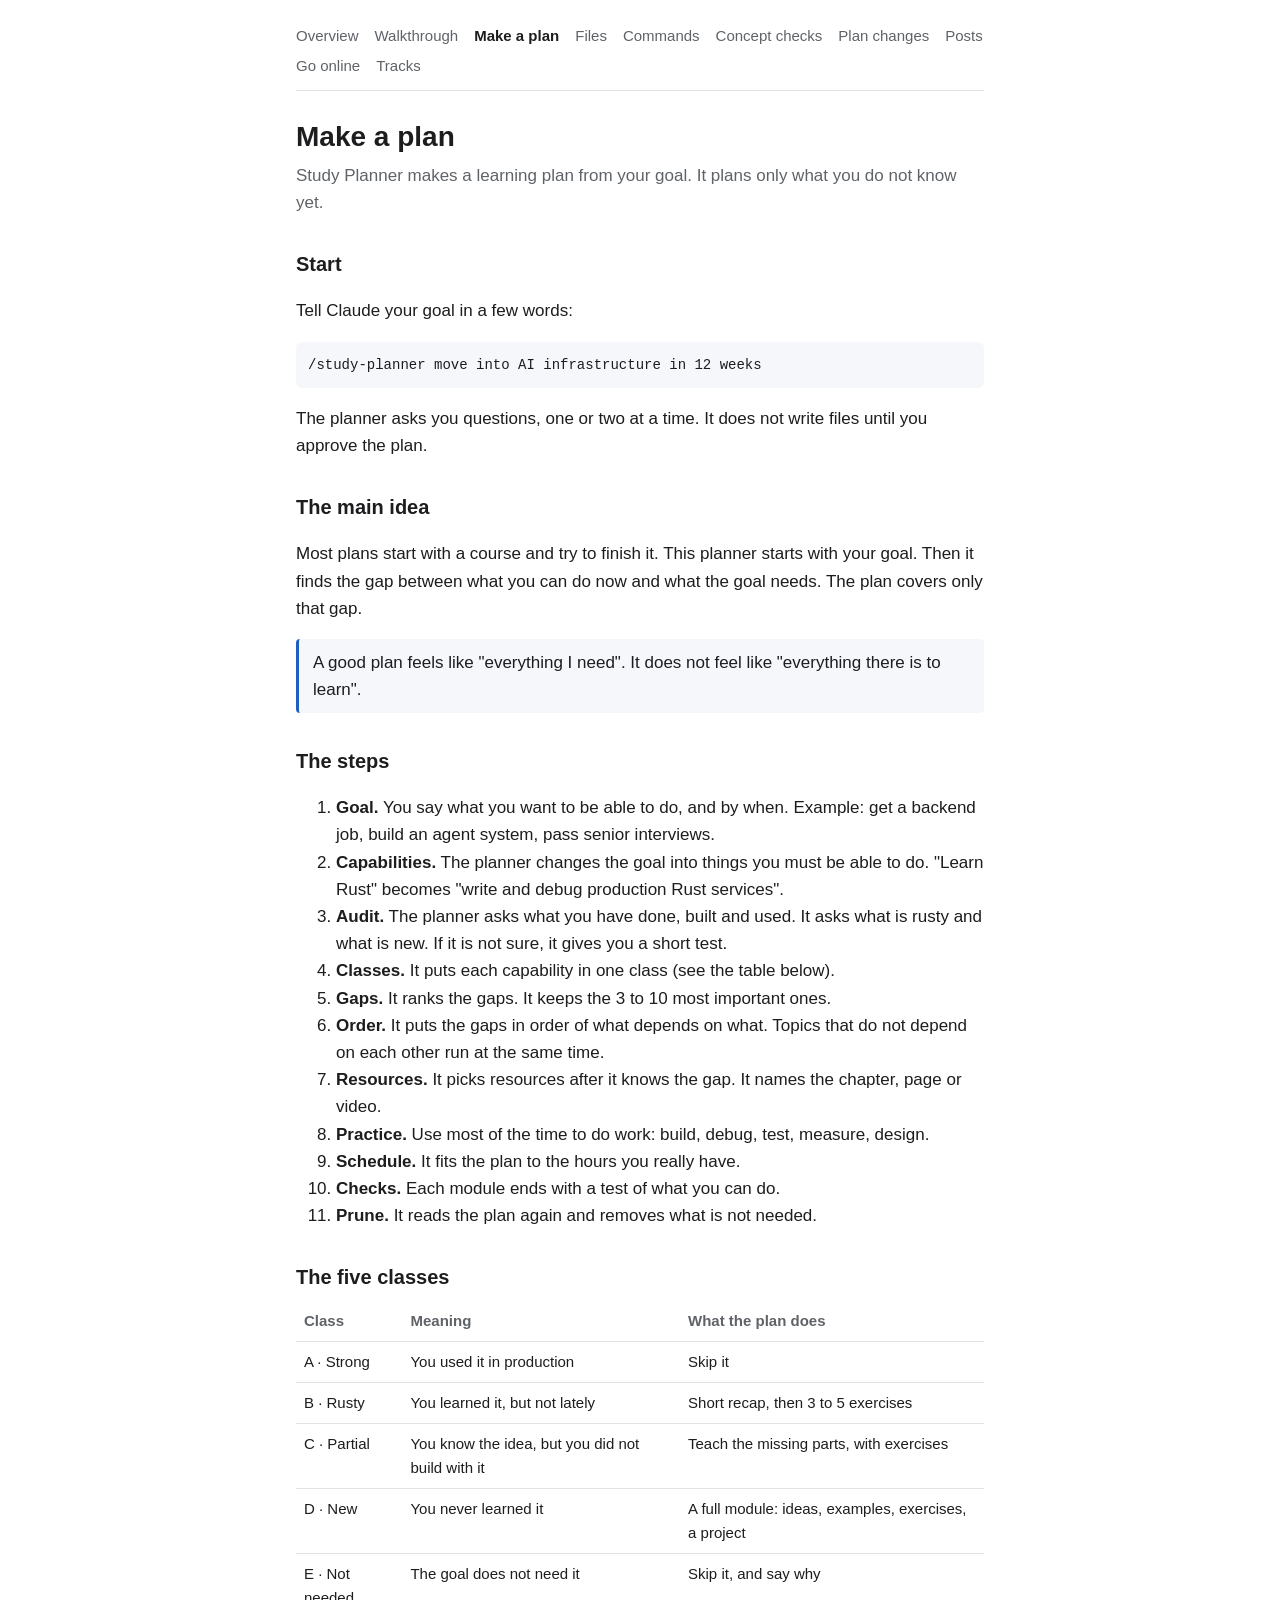
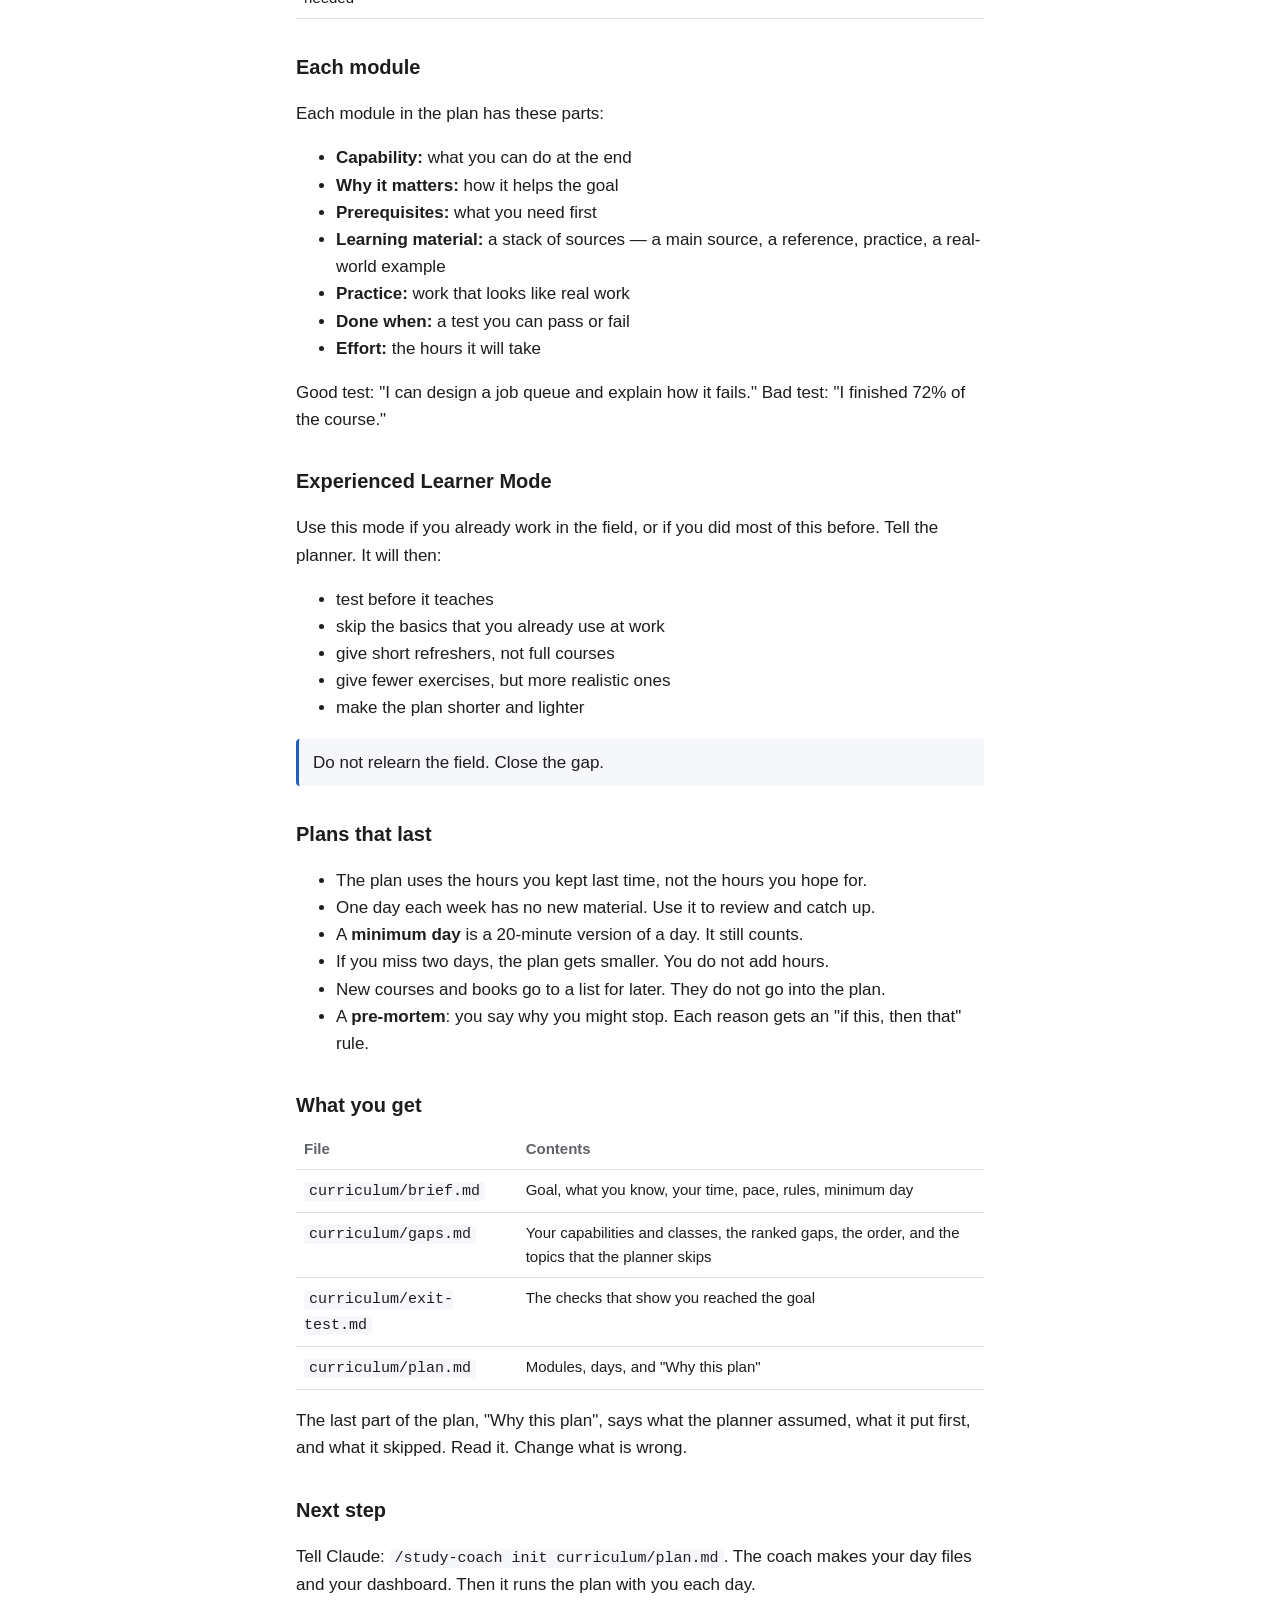
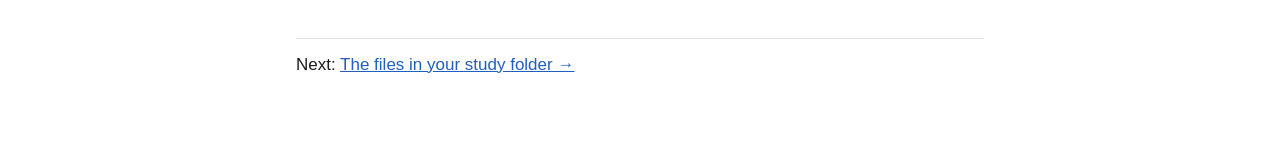
<file: docs/planner.html>
<!doctype html>
<html lang="en">
<head>
<meta charset="utf-8">
<meta name="viewport" content="width=device-width, initial-scale=1">
<title>Study Planner Guide</title>
<link rel="icon" href="icon-32.png" type="image/png" sizes="32x32">
<link rel="icon" href="logo.svg" type="image/svg+xml">
<link rel="apple-touch-icon" href="apple-touch-icon.png">
<link rel="stylesheet" href="style.css">
</head>
<body>
<main>
<nav><a href="index.html">Overview</a><a href="walkthrough.html">Walkthrough</a><a href="planner.html" aria-current="page">Make a plan</a><a href="workspace.html">Files</a><a href="modes.html">Commands</a><a href="check.html">Concept checks</a><a href="adapt.html">Plan changes</a><a href="share.html">Posts</a><a href="online.html">Go online</a><a href="tracks.html">Tracks</a></nav>

<h1>Make a plan</h1>
<p class="lead">Study Planner makes a learning plan from your goal. It plans only what you do not know yet.</p>

<h2>Start</h2>
<p>Tell Claude your goal in a few words:</p>
<pre>/study-planner move into AI infrastructure in 12 weeks</pre>
<p>The planner asks you questions, one or two at a time. It does not write files until you approve the plan.</p>

<h2>The main idea</h2>
<p>Most plans start with a course and try to finish it. This planner starts with your goal. Then it finds the gap between what you can do now and what the goal needs. The plan covers only that gap.</p>
<div class="note">A good plan feels like "everything I need". It does not feel like "everything there is to learn".</div>

<h2>The steps</h2>
<ol>
<li><strong>Goal.</strong> You say what you want to be able to do, and by when. Example: get a backend job, build an agent system, pass senior interviews.</li>
<li><strong>Capabilities.</strong> The planner changes the goal into things you must be able to do. "Learn Rust" becomes "write and debug production Rust services".</li>
<li><strong>Audit.</strong> The planner asks what you have done, built and used. It asks what is rusty and what is new. If it is not sure, it gives you a short test.</li>
<li><strong>Classes.</strong> It puts each capability in one class (see the table below).</li>
<li><strong>Gaps.</strong> It ranks the gaps. It keeps the 3 to 10 most important ones.</li>
<li><strong>Order.</strong> It puts the gaps in order of what depends on what. Topics that do not depend on each other run at the same time.</li>
<li><strong>Resources.</strong> It picks resources after it knows the gap. It names the chapter, page or video.</li>
<li><strong>Practice.</strong> Use most of the time to do work: build, debug, test, measure, design.</li>
<li><strong>Schedule.</strong> It fits the plan to the hours you really have.</li>
<li><strong>Checks.</strong> Each module ends with a test of what you can do.</li>
<li><strong>Prune.</strong> It reads the plan again and removes what is not needed.</li>
</ol>

<h2>The five classes</h2>
<table>
<tr><th>Class</th><th>Meaning</th><th>What the plan does</th></tr>
<tr><td>A · Strong</td><td>You used it in production</td><td>Skip it</td></tr>
<tr><td>B · Rusty</td><td>You learned it, but not lately</td><td>Short recap, then 3 to 5 exercises</td></tr>
<tr><td>C · Partial</td><td>You know the idea, but you did not build with it</td><td>Teach the missing parts, with exercises</td></tr>
<tr><td>D · New</td><td>You never learned it</td><td>A full module: ideas, examples, exercises, a project</td></tr>
<tr><td>E · Not needed</td><td>The goal does not need it</td><td>Skip it, and say why</td></tr>
</table>

<h2>Each module</h2>
<p>Each module in the plan has these parts:</p>
<ul>
<li><strong>Capability:</strong> what you can do at the end</li>
<li><strong>Why it matters:</strong> how it helps the goal</li>
<li><strong>Prerequisites:</strong> what you need first</li>
<li><strong>Learning material:</strong> a stack of sources — a main source, a reference, practice, a real-world example</li>
<li><strong>Practice:</strong> work that looks like real work</li>
<li><strong>Done when:</strong> a test you can pass or fail</li>
<li><strong>Effort:</strong> the hours it will take</li>
</ul>
<p>Good test: "I can design a job queue and explain how it fails." Bad test: "I finished 72% of the course."</p>

<h2>Experienced Learner Mode</h2>
<p>Use this mode if you already work in the field, or if you did most of this before. Tell the planner. It will then:</p>
<ul>
<li>test before it teaches</li>
<li>skip the basics that you already use at work</li>
<li>give short refreshers, not full courses</li>
<li>give fewer exercises, but more realistic ones</li>
<li>make the plan shorter and lighter</li>
</ul>
<div class="note">Do not relearn the field. Close the gap.</div>

<h2>Plans that last</h2>
<ul>
<li>The plan uses the hours you kept last time, not the hours you hope for.</li>
<li>One day each week has no new material. Use it to review and catch up.</li>
<li>A <strong>minimum day</strong> is a 20-minute version of a day. It still counts.</li>
<li>If you miss two days, the plan gets smaller. You do not add hours.</li>
<li>New courses and books go to a list for later. They do not go into the plan.</li>
<li>A <strong>pre-mortem</strong>: you say why you might stop. Each reason gets an "if this, then that" rule.</li>
</ul>

<h2>What you get</h2>
<table>
<tr><th>File</th><th>Contents</th></tr>
<tr><td><code>curriculum/brief.md</code></td><td>Goal, what you know, your time, pace, rules, minimum day</td></tr>
<tr><td><code>curriculum/gaps.md</code></td><td>Your capabilities and classes, the ranked gaps, the order, and the topics that the planner skips</td></tr>
<tr><td><code>curriculum/exit-test.md</code></td><td>The checks that show you reached the goal</td></tr>
<tr><td><code>curriculum/plan.md</code></td><td>Modules, days, and "Why this plan"</td></tr>
</table>
<p>The last part of the plan, "Why this plan", says what the planner assumed, what it put first, and what it skipped. Read it. Change what is wrong.</p>

<h2>Next step</h2>
<p>Tell Claude: <code>/study-coach init curriculum/plan.md</code>. The coach makes your day files and your dashboard. Then it runs the plan with you each day.</p>

<p class="next">Next: <a href="workspace.html">The files in your study folder →</a></p>

</main>
</body>
</html>
</file>
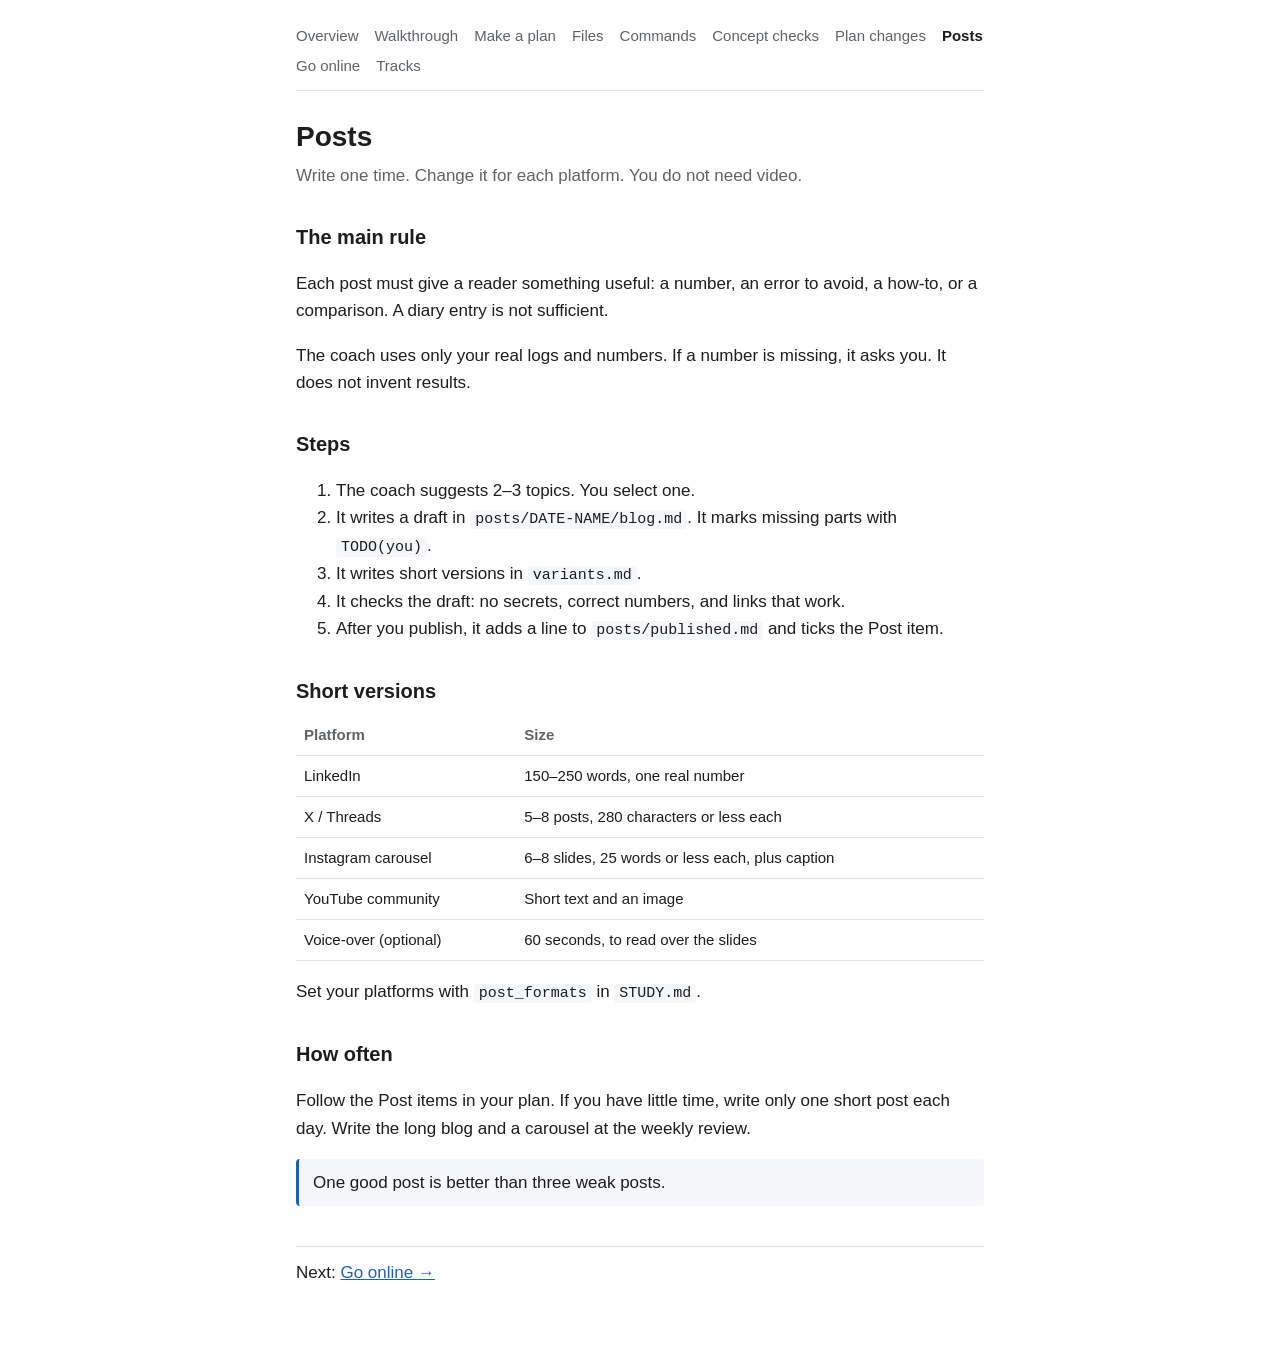
<file: docs/share.html>
<!doctype html>
<html lang="en">
<head>
<meta charset="utf-8">
<meta name="viewport" content="width=device-width, initial-scale=1">
<title>Study Coach Posts</title>
<link rel="icon" href="icon-32.png" type="image/png" sizes="32x32">
<link rel="icon" href="logo.svg" type="image/svg+xml">
<link rel="apple-touch-icon" href="apple-touch-icon.png">
<link rel="stylesheet" href="style.css">
</head>
<body>
<main>
<nav><a href="index.html">Overview</a><a href="walkthrough.html">Walkthrough</a><a href="planner.html">Make a plan</a><a href="workspace.html">Files</a><a href="modes.html">Commands</a><a href="check.html">Concept checks</a><a href="adapt.html">Plan changes</a><a href="share.html" aria-current="page">Posts</a><a href="online.html">Go online</a><a href="tracks.html">Tracks</a></nav>

<h1>Posts</h1>
<p class="lead">Write one time. Change it for each platform. You do not need video.</p>

<h2>The main rule</h2>
<p>Each post must give a reader something useful: a number, an error to avoid, a how-to, or a comparison. A diary entry is not sufficient.</p>
<p>The coach uses only your real logs and numbers. If a number is missing, it asks you. It does not invent results.</p>

<h2>Steps</h2>
<ol>
<li>The coach suggests 2–3 topics. You select one.</li>
<li>It writes a draft in <code>posts/DATE-NAME/blog.md</code>. It marks missing parts with <code>TODO(you)</code>.</li>
<li>It writes short versions in <code>variants.md</code>.</li>
<li>It checks the draft: no secrets, correct numbers, and links that work.</li>
<li>After you publish, it adds a line to <code>posts/published.md</code> and ticks the Post item.</li>
</ol>

<h2>Short versions</h2>
<table>
<tr><th>Platform</th><th>Size</th></tr>
<tr><td>LinkedIn</td><td>150–250 words, one real number</td></tr>
<tr><td>X / Threads</td><td>5–8 posts, 280 characters or less each</td></tr>
<tr><td>Instagram carousel</td><td>6–8 slides, 25 words or less each, plus caption</td></tr>
<tr><td>YouTube community</td><td>Short text and an image</td></tr>
<tr><td>Voice-over (optional)</td><td>60 seconds, to read over the slides</td></tr>
</table>
<p>Set your platforms with <code>post_formats</code> in <code>STUDY.md</code>.</p>

<h2>How often</h2>
<p>Follow the Post items in your plan. If you have little time, write only one short post each day. Write the long blog and a carousel at the weekly review.</p>
<div class="note">One good post is better than three weak posts.</div>

<p class="next">Next: <a href="online.html">Go online →</a></p>

</main>
</body>
</html>
</file>
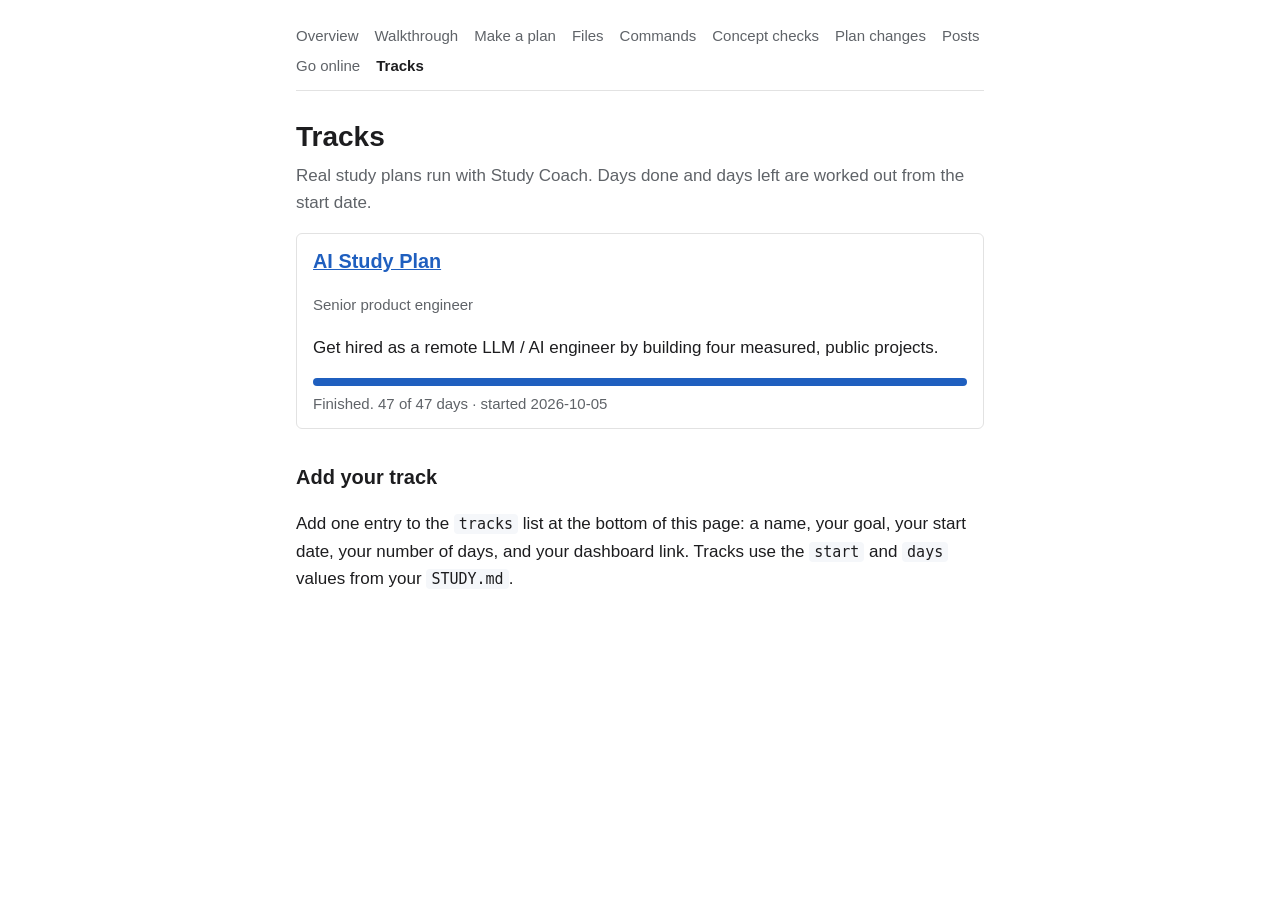
<file: docs/tracks.html>
<!doctype html>
<html lang="en">
<head>
<meta charset="utf-8">
<meta name="viewport" content="width=device-width, initial-scale=1">
<title>Study Coach Tracks</title>
<link rel="icon" href="icon-32.png" type="image/png" sizes="32x32">
<link rel="icon" href="logo.svg" type="image/svg+xml">
<link rel="apple-touch-icon" href="apple-touch-icon.png">
<link rel="stylesheet" href="style.css">
<style>
.track { border: 1px solid var(--line); border-radius: 6px; padding: 12px 16px; margin: 16px 0; }
.track h3 { margin: 0 0 4px; }
.bar { height: 8px; background: var(--box); border-radius: 4px; overflow: hidden; margin: 10px 0 6px; }
.bar span { display: block; height: 100%; background: var(--accent); }
.stats { font-size: 15px; color: var(--muted); }
</style>
</head>
<body>
<main>
<nav><a href="index.html">Overview</a><a href="walkthrough.html">Walkthrough</a><a href="planner.html">Make a plan</a><a href="workspace.html">Files</a><a href="modes.html">Commands</a><a href="check.html">Concept checks</a><a href="adapt.html">Plan changes</a><a href="share.html">Posts</a><a href="online.html">Go online</a><a href="tracks.html" aria-current="page">Tracks</a></nav>

<h1>Tracks</h1>
<p class="lead">Real study plans run with Study Coach. Days done and days left are worked out from the start date.</p>

<div id="tracks"></div>
<noscript><p class="muted">Turn on JavaScript to see the day counts.</p></noscript>

<h2>Add your track</h2>
<p>Add one entry to the <code>tracks</code> list at the bottom of this page: a name, your goal, your start date, your number of days, and your dashboard link. Tracks use the <code>start</code> and <code>days</code> values from your <code>STUDY.md</code>.</p>

<script>
// Add new tracks here. start = YYYY-MM-DD, days = length of the plan.
var tracks = [
  {
    name: "AI Study Plan",
    who: "Senior product engineer",
    goal: "Get hired as a remote LLM / AI engineer by building four measured, public projects.",
    start: "2026-10-05",
    days: 47,
    url: "https://naval200.github.io/ai-study/"
  }
];

function dayNumber(start) {
  var s = new Date(start + "T00:00:00");
  var t = new Date(); t.setHours(0, 0, 0, 0);
  return Math.round((t - s) / 86400000) + 1;
}

tracks.forEach(function (t) {
  var n = dayNumber(t.start);
  var done = Math.max(0, Math.min(n, t.days));
  var status;
  if (n < 1) status = "Starts in " + (1 - n) + " day" + (n === 0 ? "" : "s");
  else if (n > t.days) status = "Finished. " + t.days + " of " + t.days + " days";
  else status = "Day " + n + " of " + t.days + " · " + (t.days - n) + " left";
  var el = document.createElement("div");
  el.className = "track";
  el.innerHTML = '<h3><a href="' + t.url + '"></a></h3><p class="muted"></p><p></p>' +
    '<div class="bar"><span></span></div><div class="stats"></div>';
  el.querySelector("a").textContent = t.name;
  el.querySelector(".muted").textContent = t.who;
  el.children[2].textContent = t.goal;
  el.querySelector(".bar span").style.width = Math.round(100 * done / t.days) + "%";
  el.querySelector(".stats").textContent = status + " · started " + t.start;
  document.getElementById("tracks").appendChild(el);
});
</script>
</main>
</body>
</html>
</file>
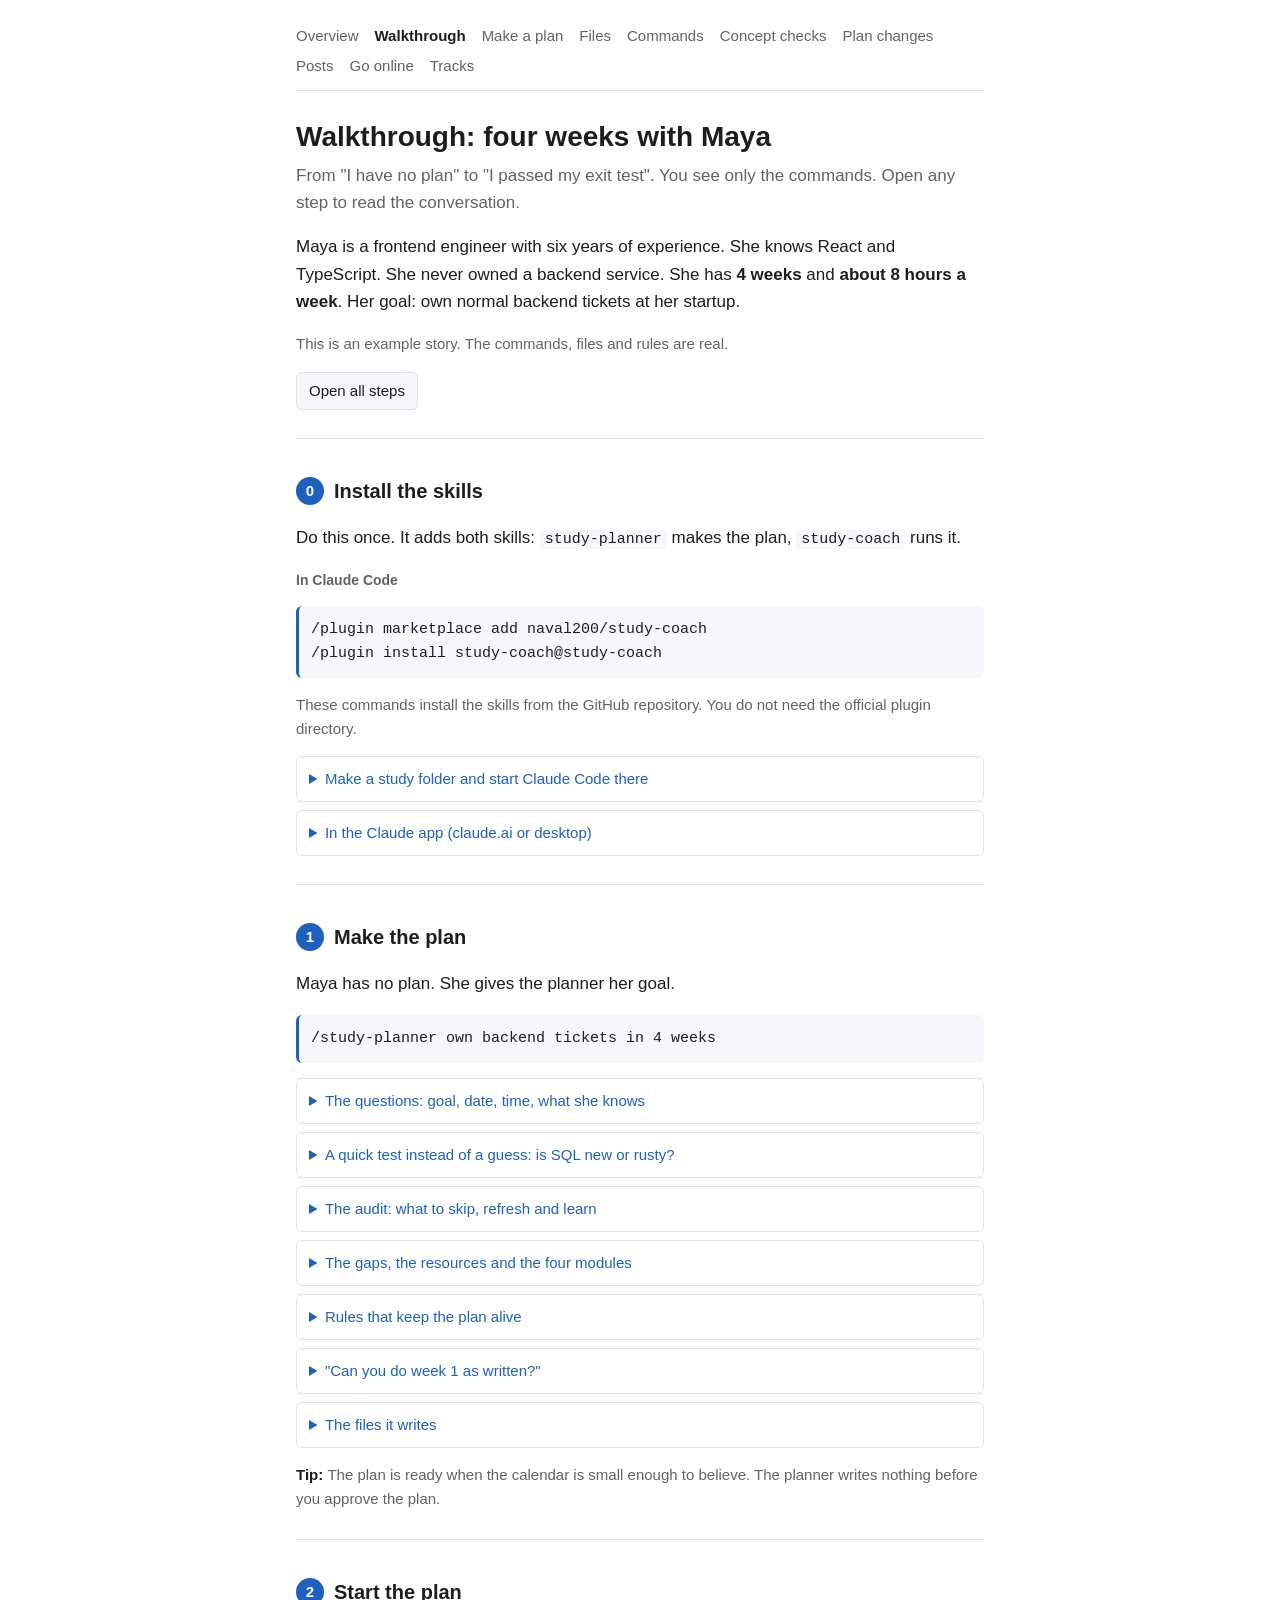
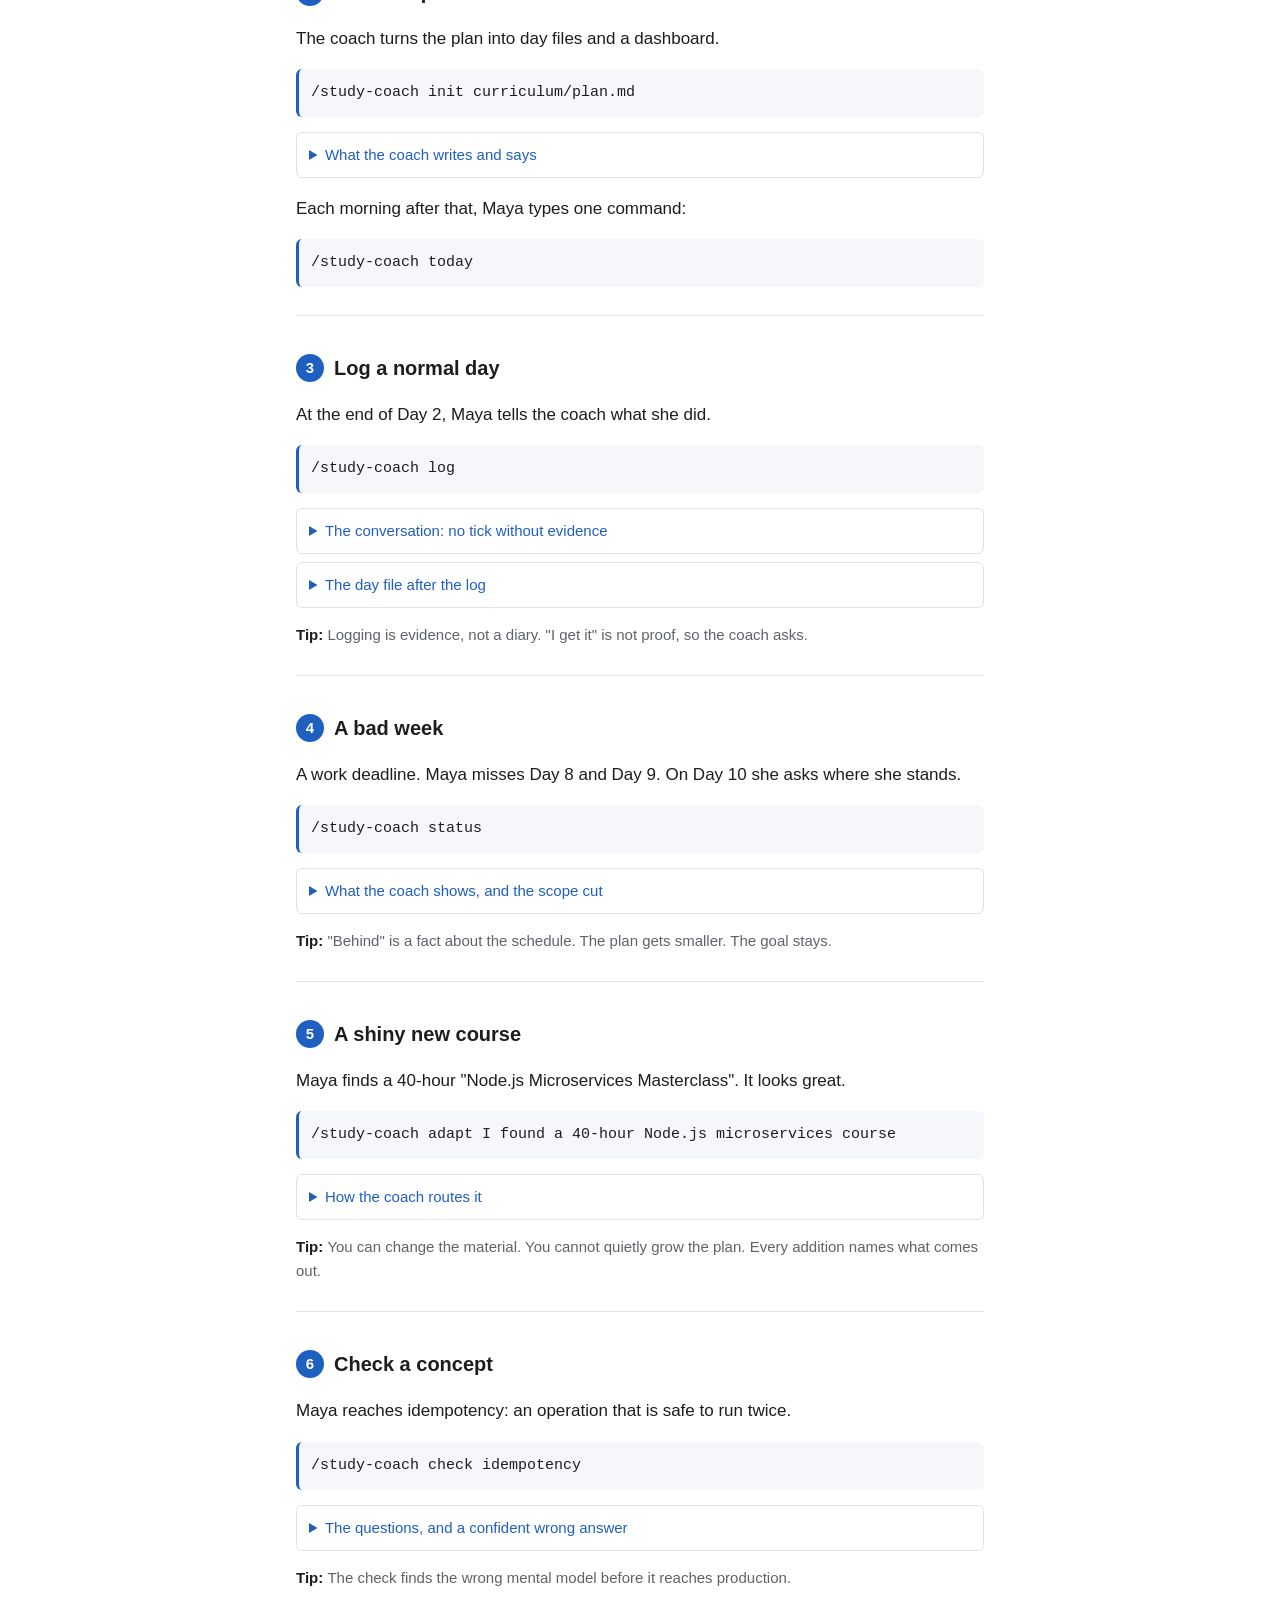
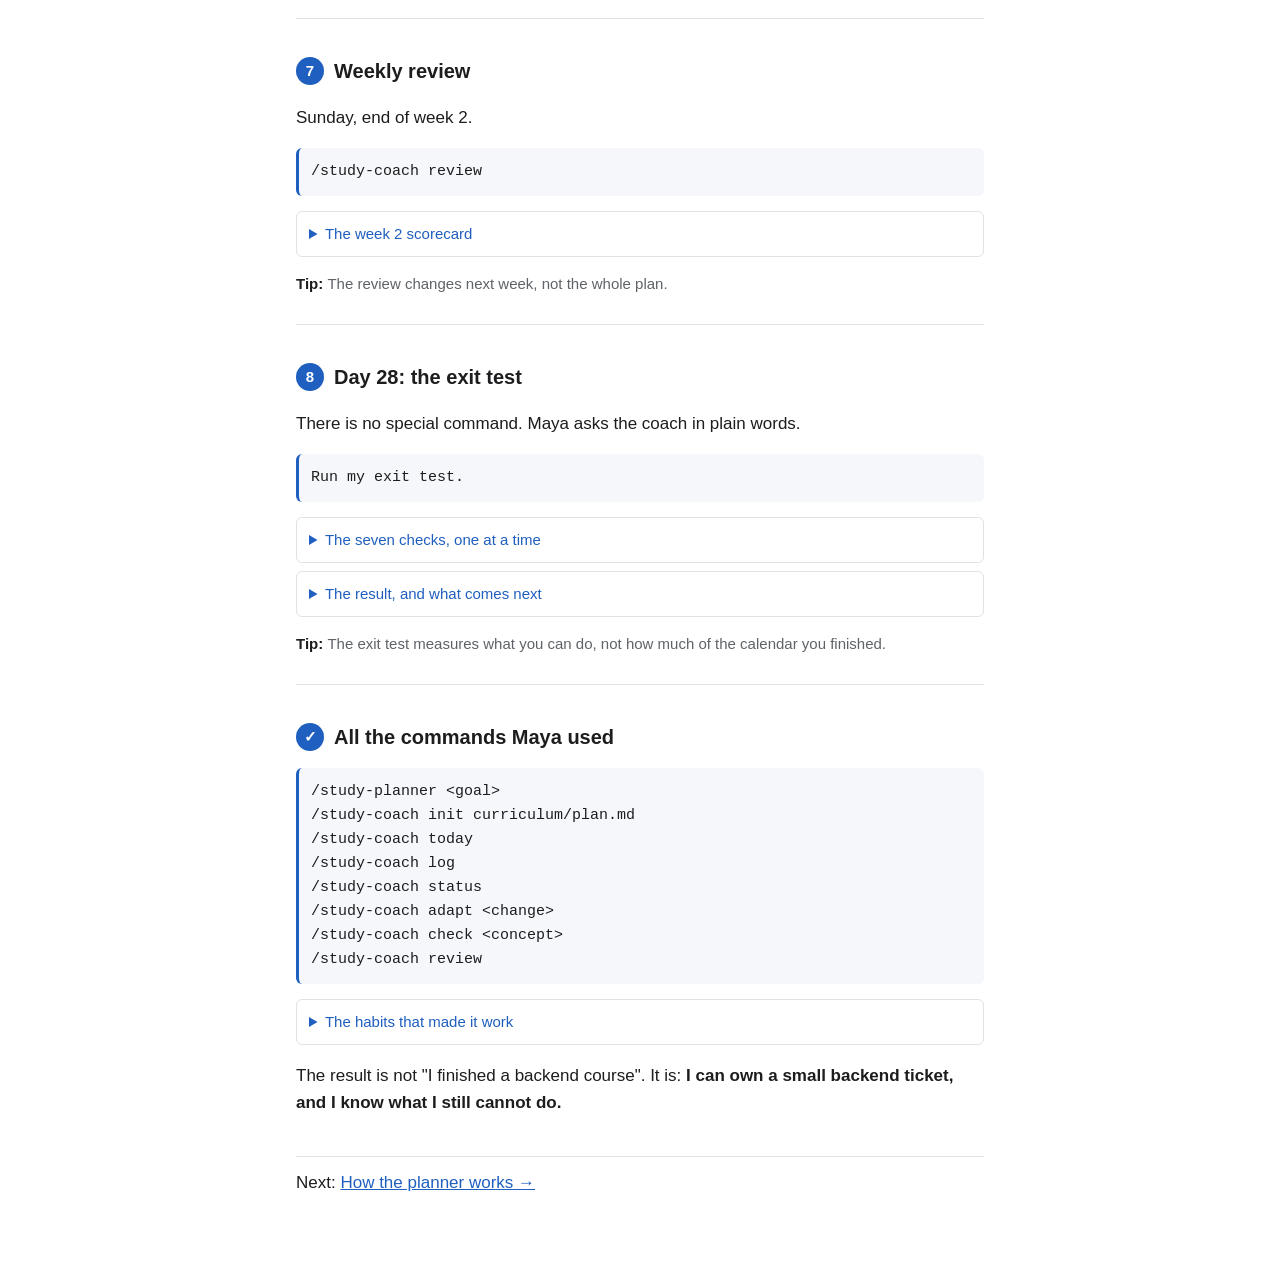
<file: docs/walkthrough.html>
<!doctype html>
<html lang="en">
<head>
<meta charset="utf-8">
<meta name="viewport" content="width=device-width, initial-scale=1">
<title>Study Coach Walkthrough</title>
<meta name="description" content="One learner, four weeks: from no plan to a passed exit test with study-planner and study-coach.">
<link rel="icon" href="icon-32.png" type="image/png" sizes="32x32">
<link rel="icon" href="logo.svg" type="image/svg+xml">
<link rel="apple-touch-icon" href="apple-touch-icon.png">
<link rel="stylesheet" href="style.css">
</head>
<body>
<main>
<nav><a href="index.html">Overview</a><a href="walkthrough.html" aria-current="page">Walkthrough</a><a href="planner.html">Make a plan</a><a href="workspace.html">Files</a><a href="modes.html">Commands</a><a href="check.html">Concept checks</a><a href="adapt.html">Plan changes</a><a href="share.html">Posts</a><a href="online.html">Go online</a><a href="tracks.html">Tracks</a></nav>

<h1>Walkthrough: four weeks with Maya</h1>
<p class="lead">From "I have no plan" to "I passed my exit test". You see only the commands. Open any step to read the conversation.</p>

<p>Maya is a frontend engineer with six years of experience. She knows React and TypeScript. She never owned a backend service. She has <strong>4 weeks</strong> and <strong>about 8 hours a week</strong>. Her goal: own normal backend tickets at her startup.</p>
<p class="muted">This is an example story. The commands, files and rules are real.</p>

<div class="toolbar"><button type="button" id="toggle-all">Open all steps</button></div>

<!-- 0. Install -->
<section class="step">
<h2><span class="num">0</span>Install the skills</h2>
<p>Do this once. It adds both skills: <code>study-planner</code> makes the plan, <code>study-coach</code> runs it.</p>
<p class="label">In Claude Code</p>
<pre class="cmd">/plugin marketplace add naval200/study-coach
/plugin install study-coach@study-coach</pre>
<p class="muted">These commands install the skills from the GitHub repository. You do not need the official plugin directory.</p>
<details>
<summary>Make a study folder and start Claude Code there</summary>
<pre class="cmd">mkdir backend-study
cd backend-study
claude</pre>
<p>All your plan and progress are markdown files in this folder. Claude does not remember between sessions. The files are the memory. Always start Claude Code in the same folder.</p>
</details>
<details>
<summary>In the Claude app (claude.ai or desktop)</summary>
<ol>
<li>Download the repository from <a href="https://github.com/naval200/study-coach">github.com/naval200/study-coach</a>.</li>
<li>Make a ZIP of each folder in <code>skills/</code>: <code>study-planner</code> and <code>study-coach</code>.</li>
<li>Add each ZIP as a skill in Claude's settings (Skills).</li>
<li>Turn on code execution. The dashboard is a small script.</li>
</ol>
<p>Claude Code is the easier choice. It keeps the files in a folder on your computer.</p>
</details>
</section>

<!-- 1. Plan -->
<section class="step">
<h2><span class="num">1</span>Make the plan</h2>
<p>Maya has no plan. She gives the planner her goal.</p>
<pre class="cmd">/study-planner own backend tickets in 4 weeks</pre>

<details>
<summary>The questions: goal, date, time, what she knows</summary>
<div class="chat">
<p class="claude">What does "own backend tickets" mean at your startup? For example: build an endpoint, change a schema, add a background job, deploy.</p>
<p class="you">Build, test and deploy a small Node/TypeScript API with Postgres, background jobs and basic monitoring.</p>
<p class="claude">When do you need this?</p>
<p class="you">November 1. Four weeks from now.</p>
<p class="claude">How much time can you really keep each week?</p>
<p class="you">About 8 hours. Weekdays 60–75 minutes. Saturday 2 hours.</p>
<p class="claude">What backend work have you done before?</p>
<p class="you">Node scripts. I use REST APIs all the time. Never owned a service or a production database. SQL in a course four years ago.</p>
<p class="claude">How do you learn best?</p>
<p class="you">I build. I need enough theory to know what I do.</p>
<p class="claude">What usually makes your plans fail?</p>
<p class="you">In week 2 I find a new course. It always looks better than my plan.</p>
</div>
</details>

<details>
<summary>A quick test instead of a guess: is SQL new or rusty?</summary>
<div class="chat">
<p class="claude">"Four years ago" can mean new or rusty. Answer from memory:</p>
<pre>SELECT users.name, SUM(orders.total)
FROM users
JOIN orders ON orders.user_id = users.id
GROUP BY users.name;</pre>
<p class="claude">What does the <code>JOIN</code> do, and why <code>GROUP BY</code>?</p>
<p class="you">The join connects orders to users by <code>user_id</code>. <code>GROUP BY</code> makes one sum per user. I think it also includes users with no orders.</p>
<p class="claude">The first part is solid. The last part is not: this is an inner join, so users with no orders are left out. SQL is <strong>B, rusty</strong>. You need a recap, not a SQL course.</p>
</div>
</details>

<details>
<summary>The audit: what to skip, refresh and learn</summary>
<p>The planner puts each capability in a class. It skips strong things. Only real gaps get full modules.</p>
<table>
<tr><th>Capability</th><th>Class</th><th>Decision</th></tr>
<tr><td>TypeScript, REST, Git, CI, debugging</td><td>A strong</td><td>Skip</td></tr>
<tr><td>SQL</td><td>B rusty</td><td>Recap + 4 exercises</td></tr>
<tr><td>Node service structure, testing, deploy, monitoring</td><td>C partial</td><td>Teach the missing parts</td></tr>
<tr><td>Postgres in an app, background jobs</td><td>D new</td><td>Full module</td></tr>
<tr><td>Kubernetes</td><td>E not needed</td><td>Skip</td></tr>
</table>
<div class="chat">
<p class="you">Why no Kubernetes?</p>
<p class="claude">Your goal is to own backend tickets, not to run a cluster. It does not close a gap for this goal. For the same reason, the plan has no programming basics, no "what is HTTP" and no full REST course. You already have those.</p>
<p class="claude">You have experience, so I use <strong>Experienced Learner Mode</strong>. I test before I teach. I give refreshers, not courses. I give fewer exercises, but they are realistic. Do not relearn the field. Close the gap.</p>
</div>
</details>

<details>
<summary>The gaps, the resources and the four modules</summary>
<p><strong>Ranked gaps:</strong> 1. own a Node/TypeScript service · 2. Postgres from code · 3. safe writes and transactions · 4. background jobs and retries · 5. backend tests and debugging · 6. deploy and config · 7. basic monitoring.</p>
<p><strong>The planner picks resources after it finds the gaps.</strong> It picks one small source for each need: PostgreSQL tutorial (ch. 2 and transactions), node-postgres docs: Pooling, Express docs: Basic routing, the Node.js test runner, BullMQ: Introduction and Quick Start, OpenTelemetry JavaScript: Getting Started.</p>
<table>
<tr><th>Module</th><th>Done when</th><th>Effort</th></tr>
<tr><td>1. Own a Node API</td><td>Explain the request path; build and debug an endpoint without help</td><td>~7 h</td></tr>
<tr><td>2. Postgres from TypeScript</td><td>Build a database-backed ticket; explain the transaction boundaries</td><td>~8 h</td></tr>
<tr><td>3. Background work</td><td>Explain what happens when a worker dies halfway through a job</td><td>~6 h</td></tr>
<tr><td>4. Ship and operate</td><td>Find a failure from symptom to code to data</td><td>~6 h</td></tr>
</table>
</details>

<details>
<summary>Rules that keep the plan alive</summary>
<div class="chat">
<p class="claude">Your plans fail when a new course appears in week 2. So: <strong>a new course goes to <code>ideas/parking-lot.md</code></strong>. If it looks important, run <code>/study-coach adapt</code> and compare it with the goal first.</p>
</div>
<ul>
<li>Never shift the calendar. A missed Build moves to the light day (Sunday).</li>
<li>Time boxes are hard.</li>
<li>A 20-minute <strong>minimum day</strong> still counts.</li>
<li>Two missed days in a row: cut scope. Do not add hours.</li>
</ul>
</details>

<details>
<summary>"Can you do week 1 as written?"</summary>
<div class="chat">
<p class="you">Monday works. Tuesday is too full. I will not do 75 minutes on Tuesday.</p>
<p class="claude">Then Tuesday is 35 minutes. I remove one chapter and one exercise. I do not move them to another day. Week 1 still ends with the same deliverable. Can you do that?</p>
<p class="you">Yes.</p>
<p class="claude">Approved. I will write the files now.</p>
</div>
</details>

<details>
<summary>The files it writes</summary>
<pre>curriculum/
  brief.md       goal, what she knows, time, rules, minimum day
  gaps.md        classes, ranked gaps, what was skipped
  exit-test.md   7 capability checks, pass mark 5
  plan.md        modules, days, "Why this plan"</pre>
<p>Part of <code>gaps.md</code>:</p>
<pre>| Capability        | Class | Treatment          |
|-------------------|-------|--------------------|
| SQL               | B     | refresh            |
| Background jobs   | D     | full module        |
| Kubernetes        | E     | skip: not needed   |</pre>
<p>Day 1 in <code>plan.md</code>:</p>
<pre>### Day 1 · Mon 5 Oct — Service shape
- **Learn:** Express docs: Basic routing
- **Build:** a TypeScript API with one GET /health endpoint
- **Done when:** explain the request path; the endpoint runs locally</pre>
<p>From "Why this plan": <em>You already know TypeScript, HTTP, Git, CI and debugging. The plan spends time only on backend gaps that affect your tickets. Each week ends with something you build, test or ship.</em></p>
</details>
<p class="tip">The plan is ready when the calendar is small enough to believe. The planner writes nothing before you approve the plan.</p>
</section>

<!-- 2. Start -->
<section class="step">
<h2><span class="num">2</span>Start the plan</h2>
<p>The coach turns the plan into day files and a dashboard.</p>
<pre class="cmd">/study-coach init curriculum/plan.md</pre>
<details>
<summary>What the coach writes and says</summary>
<pre>STUDY.md
days/day01.md … days/day28.md
DASHBOARD.md</pre>
<div class="chat">
<p class="claude">Today is Day 1.</p>
<pre>07:00  45 min  Learn: Express docs, Basic routing
07:45  30 min  Build: GET /health
08:15  15 min  Explain: request → handler → response</pre>
<p class="claude">First action: create the API skeleton and the <code>GET /health</code> endpoint.</p>
</div>
</details>
<p>Each morning after that, Maya types one command:</p>
<pre class="cmd">/study-coach today</pre>
</section>

<!-- 3. Log -->
<section class="step">
<h2><span class="num">3</span>Log a normal day</h2>
<p>At the end of Day 2, Maya tells the coach what she did.</p>
<pre class="cmd">/study-coach log</pre>
<details>
<summary>The conversation: no tick without evidence</summary>
<div class="chat">
<p class="you">I did the Build. I did about half of the Learn. 65 minutes.</p>
<p class="claude">Before I tick "explain how a connection pool works", two quick questions. Why use a pool and not a new connection for each request?</p>
<p class="you">A new connection is expensive. A pool lets requests reuse a fixed set of connections.</p>
<p class="claude">Good. What happens when all connections are busy and one more request needs one?</p>
<p class="you">It waits until a connection is free.</p>
<p class="claude">That is enough evidence. Ticked. <code>Day 2 of 28 · Pace: 🟢 On track</code></p>
</div>
</details>
<details>
<summary>The day file after the log</summary>
<pre>## Plan
- [x] **Learn:** node-postgres docs: Pooling
- [x] **Build:** a database-backed GET endpoint with a pool
- [-] **Learn:** PostgreSQL tutorial 2.6 (dropped: time box ended)

## Done when
- [x] explain how a connection pool works

## Log
- **Done:** pool + GET /orders/:id, 65 min
- **Blocked:** none
- **Tomorrow's first task:** add one write path and a test for it</pre>
</details>
<p class="tip">Logging is evidence, not a diary. "I get it" is not proof, so the coach asks.</p>
</section>

<!-- 4. Bad week -->
<section class="step">
<h2><span class="num">4</span>A bad week</h2>
<p>A work deadline. Maya misses Day 8 and Day 9. On Day 10 she asks where she stands.</p>
<pre class="cmd">/study-coach status</pre>
<details>
<summary>What the coach shows, and the scope cut</summary>
<pre>Day 10 of 28 · Pace: 🔴 Behind — 4 item(s) owed across 2 day(s)
This week: Postgres write path + transaction test
Streak: 0 day(s) · Exit test: 0/7 (pass ≥ 5) · Reviews due: 1</pre>
<div class="chat">
<p class="you">What do we cut?</p>
<p class="claude">Two missed days: the rule is a scope cut, not extra hours. I remove the query-speed exercise, the second schema exercise and the optional OpenTelemetry chapter. They do not move to another day. The week's deliverable stays. On a short day, use your 20-minute minimum day.</p>
</div>
</details>
<p class="tip">"Behind" is a fact about the schedule. The plan gets smaller. The goal stays.</p>
</section>

<!-- 5. Adapt -->
<section class="step">
<h2><span class="num">5</span>A shiny new course</h2>
<p>Maya finds a 40-hour "Node.js Microservices Masterclass". It looks great.</p>
<pre class="cmd">/study-coach adapt I found a 40-hour Node.js microservices course</pre>
<details>
<summary>How the coach routes it</summary>
<div class="chat">
<p class="claude">Does it help this week's deliverable?</p>
<p class="you">Not the whole course. One 20-minute chapter on Express middleware looks useful.</p>
<p class="claude">Then the course goes to the parking lot. The chapter can come in, but it must replace something: it replaces the current middleware chapter.</p>
</div>
<p><code>curriculum/changes.md</code> gets one row:</p>
<pre>| Date       | Kind | Change                                  | Reason                  | Cost                               |
|------------|------|-----------------------------------------|-------------------------|------------------------------------|
| 2026-10-14 | swap | Masterclass middleware chapter (20 min) | same goal, better angle | current middleware chapter (20 min)|</pre>
<p><code>ideas/parking-lot.md</code>:</p>
<pre>| Item                              | Why parked                | Revisit |
|-----------------------------------|---------------------------|---------|
| Node.js Microservices Masterclass | 40 h; not needed for goal | Day 28  |</pre>
</details>
<p class="tip">You can change the material. You cannot quietly grow the plan. Every addition names what comes out.</p>
</section>

<!-- 6. Check -->
<section class="step">
<h2><span class="num">6</span>Check a concept</h2>
<p>Maya reaches idempotency: an operation that is safe to run twice.</p>
<pre class="cmd">/study-coach check idempotency</pre>
<details>
<summary>The questions, and a confident wrong answer</summary>
<div class="chat">
<p class="claude">What depth do you need: aware, explain, apply or teach?</p>
<p class="you">Apply.</p>
<p class="claude">A payment request times out after the server may have charged the card. The client retries. How does the server know it is the same operation?</p>
<p class="you">The request body. Same body, same payment.</p>
<p class="claude">Sure or unsure?</p>
<p class="you">Sure.</p>
<p class="claude">That is a <strong>misconception</strong>: confident and wrong. Two real payments can have the same body. The server needs an idempotency key: a stable ID for the operation. We fix this first.</p>
<p class="claude">Why can a retry of <code>POST /orders</code> make two orders?</p>
<p class="you">POST creates a new resource each time, unless the app detects the duplicate.</p>
<p class="claude">Solid. The process creates an order. Then it stops before it saves the email job. What is the problem?</p>
<p class="you">The order exists, but the job may not.</p>
<p class="claude">Solid.</p>
</div>
<pre>idempotency · target: apply · 2 solid · 1 misconception (fixed)
Next review: 2026-10-17  (ladder: 1 / 3 / 7 / 16 / 35 days)</pre>
</details>
<p class="tip">The check finds the wrong mental model before it reaches production.</p>
</section>

<!-- 7. Review -->
<section class="step">
<h2><span class="num">7</span>Weekly review</h2>
<p>Sunday, end of week 2.</p>
<pre class="cmd">/study-coach review</pre>
<details>
<summary>The week 2 scorecard</summary>
<pre>Hours: 5.7 of 8 · Days logged: 5/7 · Deliverable: shipped
Checks: 2 solid, 1 misconception fixed
Reviews next week: idempotency, transactions

What worked: short Build blocks survived the deadline.
One change: keep Tuesday at 35 minutes.
Next week: background jobs and retries.</pre>
<p>The coach saves it in <code>reviews/week-2.md</code>.</p>
</details>
<p class="tip">The review changes next week, not the whole plan.</p>
</section>

<!-- 8. Exit test -->
<section class="step">
<h2><span class="num">8</span>Day 28: the exit test</h2>
<p>There is no special command. Maya asks the coach in plain words.</p>
<pre class="cmd">Run my exit test.</pre>
<details>
<summary>The seven checks, one at a time</summary>
<p>The coach reads <code>curriculum/exit-test.md</code>. For "built" checks it asks for evidence. For "explain" checks it asks questions with no hints.</p>
<table>
<tr><th>#</th><th>Check</th><th>Evidence</th><th>Result</th></tr>
<tr><td>1</td><td>Built: a Node/TypeScript API</td><td>Repo link</td><td>✓</td></tr>
<tr><td>2</td><td>Built: a Postgres-backed feature</td><td>Orders module + transaction test</td><td>✓</td></tr>
<tr><td>3</td><td>Built: a background job with retries</td><td>Email worker in the repo</td><td>✓</td></tr>
<tr><td>4</td><td>Explain: connection pooling</td><td>Answer from memory: solid</td><td>✓</td></tr>
<tr><td>5</td><td>Explain: idempotency</td><td>Answer from memory: solid</td><td>✓</td></tr>
<tr><td>6</td><td>Design: save an order and never lose its job</td><td>"Put the queue call in the transaction": fragile</td><td>✗</td></tr>
<tr><td>7</td><td>Debug: symptom to root cause</td><td>Notes only, no test or repo</td><td>✗</td></tr>
</table>
<div class="chat">
<p class="claude">On check 6: you found the failure point, but a queue call inside a database transaction does not make both happen together. This check does not pass.</p>
</div>
</details>
<details>
<summary>The result, and what comes next</summary>
<pre>Exit test: 5/7 (pass ≥ 5) · PASSED

Open gaps:
1. Design: keep database state and background jobs in step
2. Debug: evidence from a real failure</pre>
<div class="chat">
<p class="claude">You passed. The two open gaps are the start of your next plan. Run <code>/study-planner</code> again and begin from them.</p>
</div>
</details>
<p class="tip">The exit test measures what you can do, not how much of the calendar you finished.</p>
</section>

<!-- Summary -->
<section class="step">
<h2><span class="num">✓</span>All the commands Maya used</h2>
<pre class="cmd">/study-planner &lt;goal&gt;
/study-coach init curriculum/plan.md
/study-coach today
/study-coach log
/study-coach status
/study-coach adapt &lt;change&gt;
/study-coach check &lt;concept&gt;
/study-coach review</pre>
<details>
<summary>The habits that made it work</summary>
<ul>
<li>Start from a capability ("own backend tickets"), not a subject ("learn backend").</li>
<li>Test what you know before you study it.</li>
<li>Learn only the gaps that matter for the goal.</li>
<li>Build something real every week.</li>
<li>Keep a minimum day, so a bad day does not break a week.</li>
<li>New courses go to the parking lot, unless they replace something.</li>
<li>Two missed days: cut scope, do not add hours.</li>
<li>End with an exit test that needs evidence.</li>
</ul>
</details>
<p>The result is not "I finished a backend course". It is: <strong>I can own a small backend ticket, and I know what I still cannot do.</strong></p>
</section>

<p class="next">Next: <a href="planner.html">How the planner works →</a></p>

</main>
<script>
(function () {
  var btn = document.getElementById("toggle-all");
  var all = document.querySelectorAll("details");
  function sync() {
    var open = Array.prototype.every.call(all, function (d) { return d.open; });
    btn.textContent = open ? "Close all steps" : "Open all steps";
  }
  btn.addEventListener("click", function () {
    var open = !Array.prototype.every.call(all, function (d) { return d.open; });
    all.forEach(function (d) { d.open = open; });
    sync();
  });
  all.forEach(function (d) { d.addEventListener("toggle", sync); });
})();
</script>
</body>
</html>
</file>
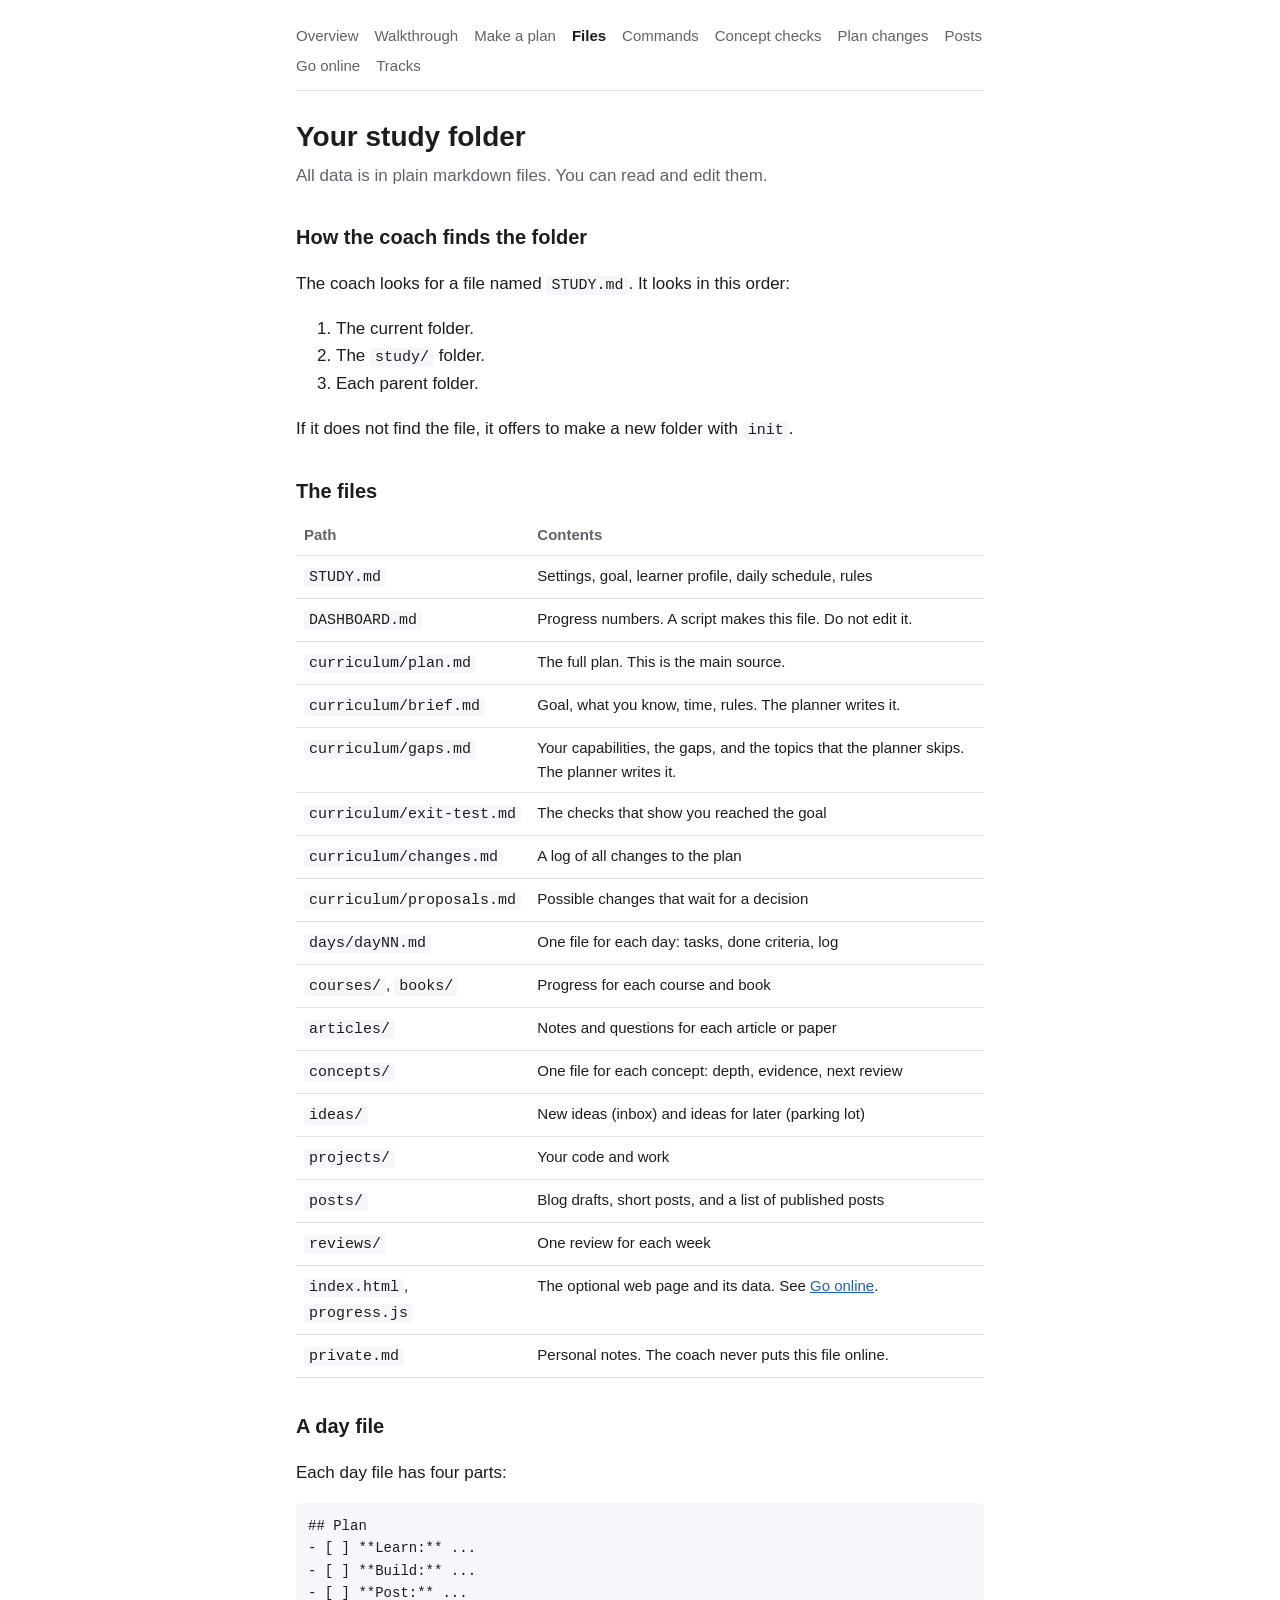
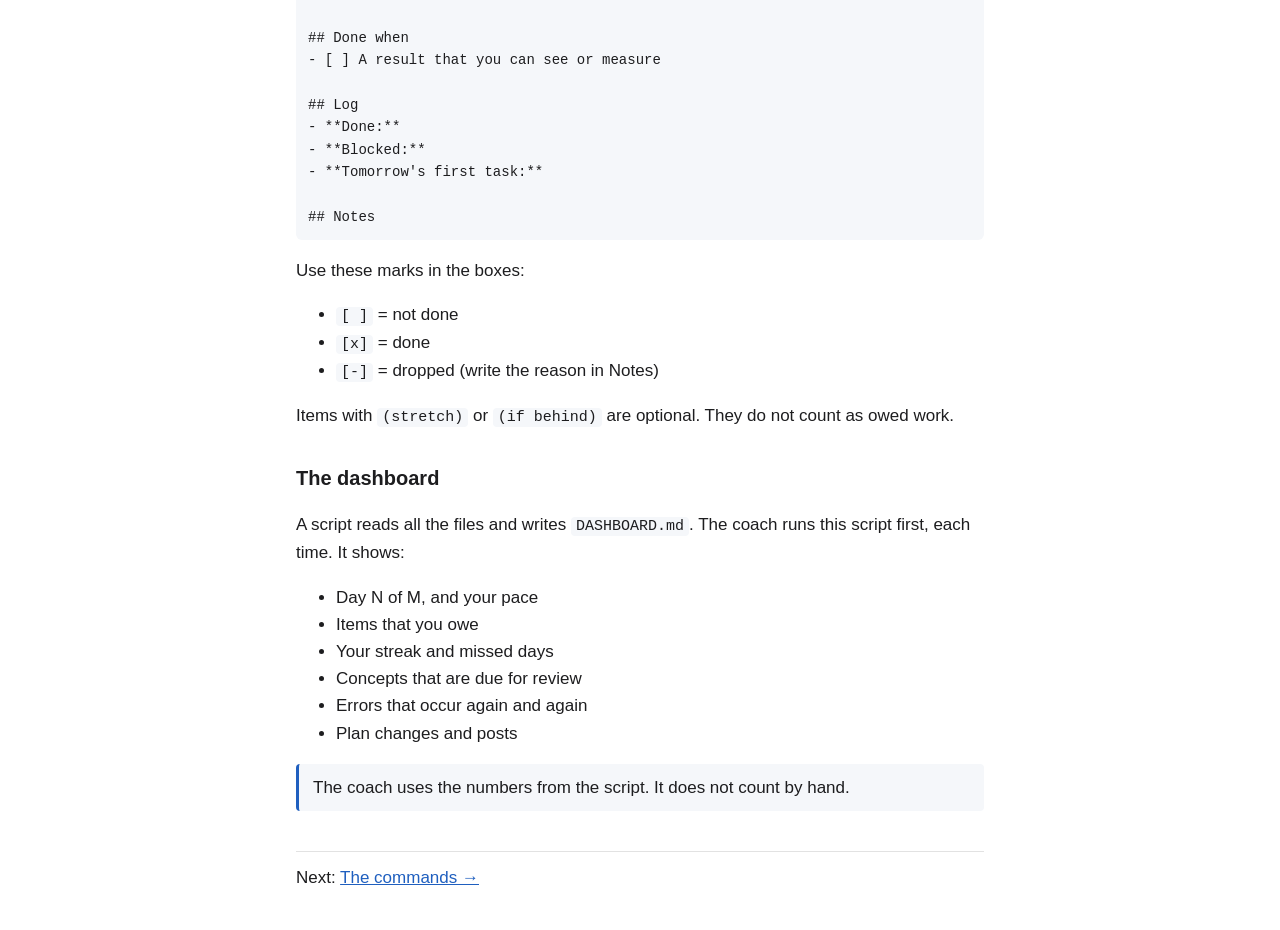
<file: docs/workspace.html>
<!doctype html>
<html lang="en">
<head>
<meta charset="utf-8">
<meta name="viewport" content="width=device-width, initial-scale=1">
<title>Study Coach Files</title>
<link rel="icon" href="icon-32.png" type="image/png" sizes="32x32">
<link rel="icon" href="logo.svg" type="image/svg+xml">
<link rel="apple-touch-icon" href="apple-touch-icon.png">
<link rel="stylesheet" href="style.css">
</head>
<body>
<main>
<nav><a href="index.html">Overview</a><a href="walkthrough.html">Walkthrough</a><a href="planner.html">Make a plan</a><a href="workspace.html" aria-current="page">Files</a><a href="modes.html">Commands</a><a href="check.html">Concept checks</a><a href="adapt.html">Plan changes</a><a href="share.html">Posts</a><a href="online.html">Go online</a><a href="tracks.html">Tracks</a></nav>

<h1>Your study folder</h1>
<p class="lead">All data is in plain markdown files. You can read and edit them.</p>

<h2>How the coach finds the folder</h2>
<p>The coach looks for a file named <code>STUDY.md</code>. It looks in this order:</p>
<ol>
<li>The current folder.</li>
<li>The <code>study/</code> folder.</li>
<li>Each parent folder.</li>
</ol>
<p>If it does not find the file, it offers to make a new folder with <code>init</code>.</p>

<h2>The files</h2>
<table>
<tr><th>Path</th><th>Contents</th></tr>
<tr><td><code>STUDY.md</code></td><td>Settings, goal, learner profile, daily schedule, rules</td></tr>
<tr><td><code>DASHBOARD.md</code></td><td>Progress numbers. A script makes this file. Do not edit it.</td></tr>
<tr><td><code>curriculum/plan.md</code></td><td>The full plan. This is the main source.</td></tr>
<tr><td><code>curriculum/brief.md</code></td><td>Goal, what you know, time, rules. The planner writes it.</td></tr>
<tr><td><code>curriculum/gaps.md</code></td><td>Your capabilities, the gaps, and the topics that the planner skips. The planner writes it.</td></tr>
<tr><td><code>curriculum/exit-test.md</code></td><td>The checks that show you reached the goal</td></tr>
<tr><td><code>curriculum/changes.md</code></td><td>A log of all changes to the plan</td></tr>
<tr><td><code>curriculum/proposals.md</code></td><td>Possible changes that wait for a decision</td></tr>
<tr><td><code>days/dayNN.md</code></td><td>One file for each day: tasks, done criteria, log</td></tr>
<tr><td><code>courses/</code>, <code>books/</code></td><td>Progress for each course and book</td></tr>
<tr><td><code>articles/</code></td><td>Notes and questions for each article or paper</td></tr>
<tr><td><code>concepts/</code></td><td>One file for each concept: depth, evidence, next review</td></tr>
<tr><td><code>ideas/</code></td><td>New ideas (inbox) and ideas for later (parking lot)</td></tr>
<tr><td><code>projects/</code></td><td>Your code and work</td></tr>
<tr><td><code>posts/</code></td><td>Blog drafts, short posts, and a list of published posts</td></tr>
<tr><td><code>reviews/</code></td><td>One review for each week</td></tr>
<tr><td><code>index.html</code>, <code>progress.js</code></td><td>The optional web page and its data. See <a href="online.html">Go online</a>.</td></tr>
<tr><td><code>private.md</code></td><td>Personal notes. The coach never puts this file online.</td></tr>
</table>

<h2>A day file</h2>
<p>Each day file has four parts:</p>
<pre>## Plan
- [ ] **Learn:** ...
- [ ] **Build:** ...
- [ ] **Post:** ...

## Done when
- [ ] A result that you can see or measure

## Log
- **Done:**
- **Blocked:**
- **Tomorrow&#39;s first task:**

## Notes</pre>
<p>Use these marks in the boxes:</p>
<ul>
<li><code>[ ]</code> = not done</li>
<li><code>[x]</code> = done</li>
<li><code>[-]</code> = dropped (write the reason in Notes)</li>
</ul>
<p>Items with <code>(stretch)</code> or <code>(if behind)</code> are optional. They do not count as owed work.</p>

<h2>The dashboard</h2>
<p>A script reads all the files and writes <code>DASHBOARD.md</code>. The coach runs this script first, each time. It shows:</p>
<ul>
<li>Day N of M, and your pace</li>
<li>Items that you owe</li>
<li>Your streak and missed days</li>
<li>Concepts that are due for review</li>
<li>Errors that occur again and again</li>
<li>Plan changes and posts</li>
</ul>
<div class="note">The coach uses the numbers from the script. It does not count by hand.</div>

<p class="next">Next: <a href="modes.html">The commands →</a></p>

</main>
</body>
</html>
</file>
<file: docs/style.css>
:root {
  --bg: #ffffff;
  --text: #1d1d1f;
  --muted: #5f6368;
  --line: #e2e2e2;
  --accent: #1f5fbf;
  --box: #f5f7fa;
}
@media (prefers-color-scheme: dark) {
  :root {
    --bg: #16181c;
    --text: #e8e8e8;
    --muted: #a0a4ab;
    --line: #33363c;
    --accent: #7fb0ff;
    --box: #1f2228;
  }
}
* { box-sizing: border-box; }
body {
  margin: 0;
  background: var(--bg);
  color: var(--text);
  font: 17px/1.6 -apple-system, BlinkMacSystemFont, "Segoe UI", Roboto, sans-serif;
}
main { max-width: 720px; margin: 0 auto; padding: 24px 16px 64px; }
nav { display: flex; flex-wrap: wrap; gap: 6px 16px; padding-bottom: 12px; border-bottom: 1px solid var(--line); font-size: 15px; }
nav a { color: var(--muted); text-decoration: none; }
nav a[aria-current] { color: var(--text); font-weight: 600; }
a { color: var(--accent); }
h1 { font-size: 28px; line-height: 1.25; margin: 28px 0 8px; }
h2 { font-size: 20px; margin: 32px 0 8px; }
p.lead { color: var(--muted); margin-top: 0; }
code { background: var(--box); padding: 1px 5px; border-radius: 4px; font-size: 15px; }
pre { background: var(--box); padding: 12px; border-radius: 6px; overflow-x: auto; font-size: 14px; }
table { width: 100%; border-collapse: collapse; font-size: 15px; margin: 8px 0; }
th, td { text-align: left; padding: 8px; border-bottom: 1px solid var(--line); vertical-align: top; }
th { color: var(--muted); font-weight: 600; }
.note { background: var(--box); border-left: 3px solid var(--accent); padding: 10px 14px; border-radius: 4px; }
.next { margin-top: 40px; padding-top: 12px; border-top: 1px solid var(--line); }

/* Walkthrough */
.muted { color: var(--muted); font-size: 15px; }
.toolbar { margin: 16px 0 0; }
button { font: inherit; font-size: 15px; color: var(--text); background: var(--box); border: 1px solid var(--line); border-radius: 6px; padding: 6px 12px; cursor: pointer; }
button:hover { border-color: var(--accent); }
.step { margin-top: 28px; padding-top: 4px; border-top: 1px solid var(--line); }
.step h2 { display: flex; align-items: center; gap: 10px; }
.num { display: inline-flex; align-items: center; justify-content: center; width: 28px; height: 28px; flex: none; border-radius: 50%; background: var(--accent); color: var(--bg); font-size: 15px; }
p.label { margin: 12px 0 4px; font-size: 14px; color: var(--muted); font-weight: 600; }
pre.cmd { border-left: 3px solid var(--accent); font-size: 15px; }
details { margin: 8px 0; border: 1px solid var(--line); border-radius: 6px; padding: 0 12px; }
details[open] { padding-bottom: 8px; }
summary { cursor: pointer; padding: 10px 0; font-size: 15px; color: var(--accent); }
summary:focus-visible { outline: 2px solid var(--accent); outline-offset: 2px; }
.chat p { margin: 6px 0; padding: 8px 12px; border-radius: 6px; }
.chat p::before { display: block; font-size: 12px; font-weight: 600; color: var(--muted); margin-bottom: 2px; }
.chat .you { background: var(--box); margin-left: 15%; }
.chat .you::before { content: "You"; }
.chat .claude { border: 1px solid var(--line); margin-right: 15%; }
.chat .claude::before { content: "Claude"; }
.tip { font-size: 15px; color: var(--muted); }
.tip::before { content: "Tip: "; font-weight: 600; color: var(--text); }
</file>
